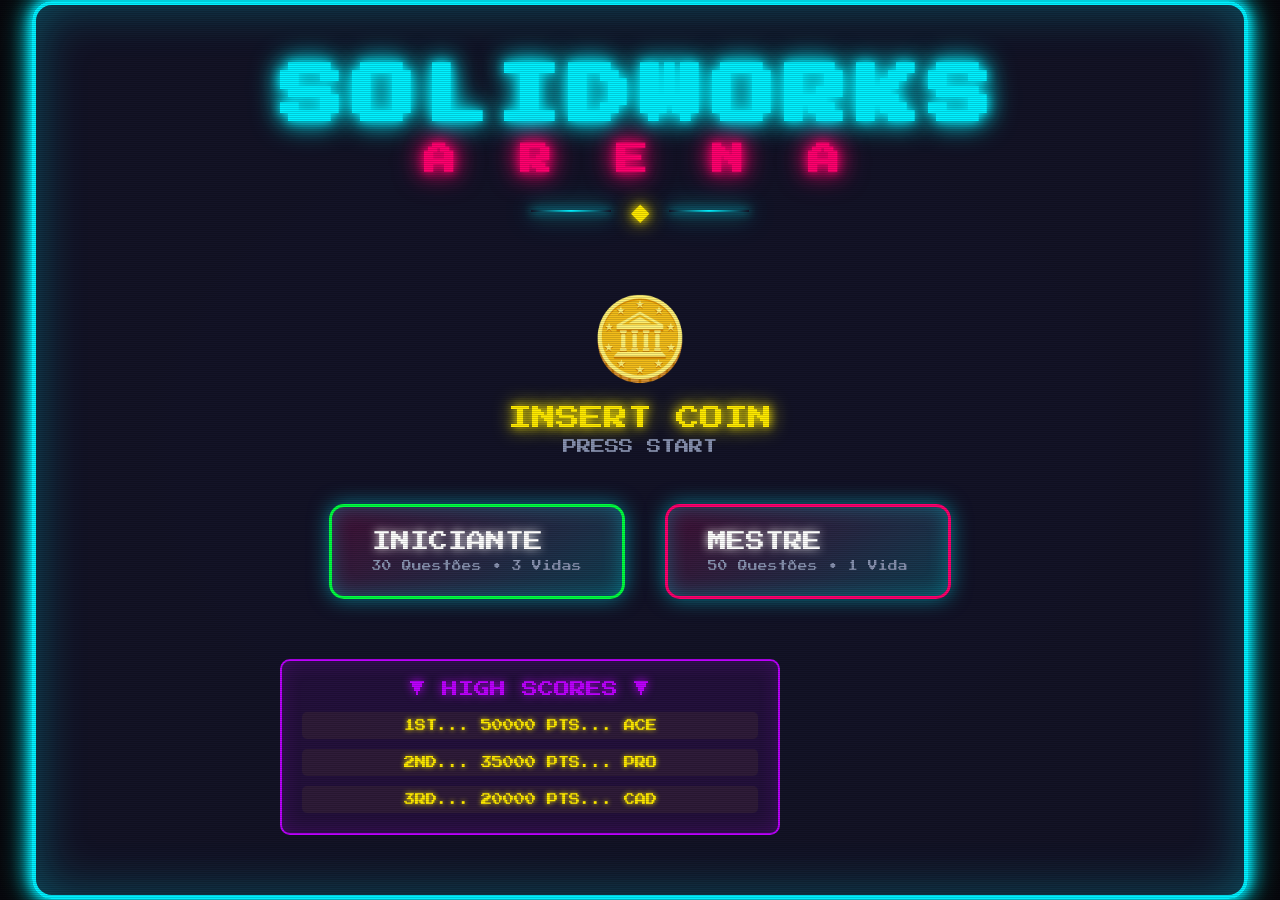
<file: index.html>
<!DOCTYPE html>
<html lang="pt-BR">
<head>
    <meta charset="UTF-8">
    <meta name="viewport" content="width=device-width, initial-scale=1.0">
    <title>SOLIDWORKS ARENA - Arcade Challenge</title>
    <link rel="stylesheet" href="css/arcade.css">
    <link rel="preconnect" href="https://fonts.googleapis.com">
    <link rel="preconnect" href="https://fonts.gstatic.com" crossorigin>
    <link href="https://fonts.googleapis.com/css2?family=Press+Start+2P&display=swap" rel="stylesheet">
</head>
<body>
    <!-- Scanlines Effect -->
    <div class="scanlines"></div>

    <!-- CRT Screen Container -->
    <div class="crt-container">

        <!-- ==================== TELA 1: INSERT COIN ==================== -->
        <div id="screen-insert-coin" class="screen active">
            <div class="arcade-cabinet">
                <div class="cabinet-top"></div>
                <div class="cabinet-screen">
                    <div class="screen-glow"></div>

                    <div class="title-area">
                        <h1 class="neon-title glitch" data-text="SOLIDWORKS">SOLIDWORKS</h1>
                        <h2 class="neon-subtitle">A R E N A</h2>
                        <div class="title-decoration">
                            <span class="deco-line"></span>
                            <span class="deco-diamond">◆</span>
                            <span class="deco-line"></span>
                        </div>
                    </div>

                    <div class="insert-coin-animation">
                        <div class="coin">🪙</div>
                        <p class="blink-text">INSERT COIN</p>
                        <p class="press-start">PRESS START</p>
                    </div>

                    <div class="game-modes">
                        <button class="arcade-button mode-easy" data-mode="easy">
                            <span class="button-label">INICIANTE</span>
                            <span class="button-subtitle">30 Questões • 3 Vidas</span>
                        </button>
                        <button class="arcade-button mode-hard" data-mode="hard">
                            <span class="button-label">MESTRE</span>
                            <span class="button-subtitle">50 Questões • 1 Vida</span>
                        </button>
                    </div>

                    <div class="high-scores-preview">
                        <p class="high-score-title">▼ HIGH SCORES ▼</p>
                        <div id="top-scores" class="scores-list">
                            <div class="score-entry">1ST... 50000 PTS... ACE</div>
                            <div class="score-entry">2ND... 35000 PTS... PRO</div>
                            <div class="score-entry">3RD... 20000 PTS... CAD</div>
                        </div>
                    </div>
                </div>
                <div class="cabinet-bottom"></div>
            </div>
        </div>

        <!-- ==================== TELA 2: GAMEPLAY ==================== -->
        <div id="screen-gameplay" class="screen">
            <!-- HUD Superior -->
            <div class="hud-top">
                <div class="hud-left">
                    <div class="stat-box">
                        <span class="stat-label">SCORE</span>
                        <span id="score-display" class="stat-value neon-text">000000</span>
                    </div>
                    <div class="stat-box">
                        <span class="stat-label">LEVEL</span>
                        <span id="level-display" class="stat-value">01</span>
                    </div>
                </div>

                <div class="hud-center">
                    <div id="lives-display" class="lives-container">
                        <span class="life-icon">♥</span>
                        <span class="life-icon">♥</span>
                        <span class="life-icon">♥</span>
                    </div>
                </div>

                <div class="hud-right">
                    <div class="stat-box">
                        <span class="stat-label">COMBO</span>
                        <span id="combo-display" class="stat-value combo-text">x1</span>
                    </div>
                    <div class="stat-box">
                        <span class="stat-label">TIME</span>
                        <span id="timer-display" class="stat-value timer-text">15</span>
                    </div>
                </div>
            </div>

            <!-- Progress Bar -->
            <div class="progress-container">
                <div id="progress-bar" class="progress-fill"></div>
                <span id="progress-text" class="progress-label">QUESTÃO 1/30</span>
            </div>

            <!-- Timer Bar (Countdown visual) -->
            <div class="timer-bar-container">
                <div id="timer-bar" class="timer-bar-fill"></div>
            </div>

            <!-- Área da Questão -->
            <div class="question-arena">
                <div class="category-badge">
                    <span id="category-display">MODELAGEM 3D</span>
                </div>

                <div class="question-box">
                    <p id="question-text" class="question-text">
                        Carregando questão...
                    </p>
                </div>

                <div id="options-container" class="options-grid">
                    <!-- Opções serão inseridas dinamicamente -->
                </div>
            </div>

            <!-- Particle Effects Container -->
            <div id="particles-container" class="particles"></div>

            <!-- Score Popup -->
            <div id="score-popup" class="score-popup"></div>
        </div>

        <!-- ==================== TELA 3: GAME OVER ==================== -->
        <div id="screen-gameover" class="screen">
            <div class="gameover-container">
                <div id="gameover-status" class="gameover-title">
                    <span class="glitch" data-text="GAME OVER">GAME OVER</span>
                </div>

                <div class="final-stats">
                    <div class="stat-display">
                        <div class="stat-icon">🏆</div>
                        <div class="stat-info">
                            <span class="stat-name">PONTUAÇÃO FINAL</span>
                            <span id="final-score" class="stat-number neon-text">000000</span>
                        </div>
                    </div>

                    <div class="stat-display">
                        <div class="stat-icon">✅</div>
                        <div class="stat-info">
                            <span class="stat-name">ACERTOS</span>
                            <span id="final-correct" class="stat-number">00</span>
                        </div>
                    </div>

                    <div class="stat-display">
                        <div class="stat-icon">❌</div>
                        <div class="stat-info">
                            <span class="stat-name">ERROS</span>
                            <span id="final-wrong" class="stat-number">00</span>
                        </div>
                    </div>

                    <div class="stat-display">
                        <div class="stat-icon">🔥</div>
                        <div class="stat-info">
                            <span class="stat-name">MAIOR COMBO</span>
                            <span id="final-combo" class="stat-number">x00</span>
                        </div>
                    </div>

                    <div class="stat-display">
                        <div class="stat-icon">📊</div>
                        <div class="stat-info">
                            <span class="stat-name">APROVEITAMENTO</span>
                            <span id="final-grade" class="stat-number">0.0</span>
                        </div>
                    </div>
                </div>

                <div id="achievement-message" class="achievement-box">
                    <p class="achievement-text">🌟 EXPERT SOLIDWORKS 🌟</p>
                </div>

                <!-- Ranking -->
                <div class="ranking-container">
                    <h3 class="ranking-title">═══ HALL OF FAME ═══</h3>
                    <div id="ranking-list" class="ranking-list">
                        <!-- Será preenchido dinamicamente -->
                    </div>
                </div>

                <div class="gameover-actions">
                    <button id="btn-play-again" class="arcade-button btn-continue">
                        <span class="button-label">▶ CONTINUE</span>
                        <span class="button-subtitle">Jogar Novamente</span>
                    </button>
                    <button id="btn-menu" class="arcade-button btn-menu">
                        <span class="button-label">◀ MENU</span>
                        <span class="button-subtitle">Voltar ao Início</span>
                    </button>
                </div>

                <p class="continue-countdown blink-text">
                    <span id="continue-timer">Continue em 10s...</span>
                </p>
            </div>
        </div>

    </div>

    <!-- Audio Elements (visual feedback) -->
    <div class="audio-visualizer" id="audio-viz"></div>

    <!-- Scripts -->
    <script src="js/arcade.js"></script>
</body>
</html>
</file>
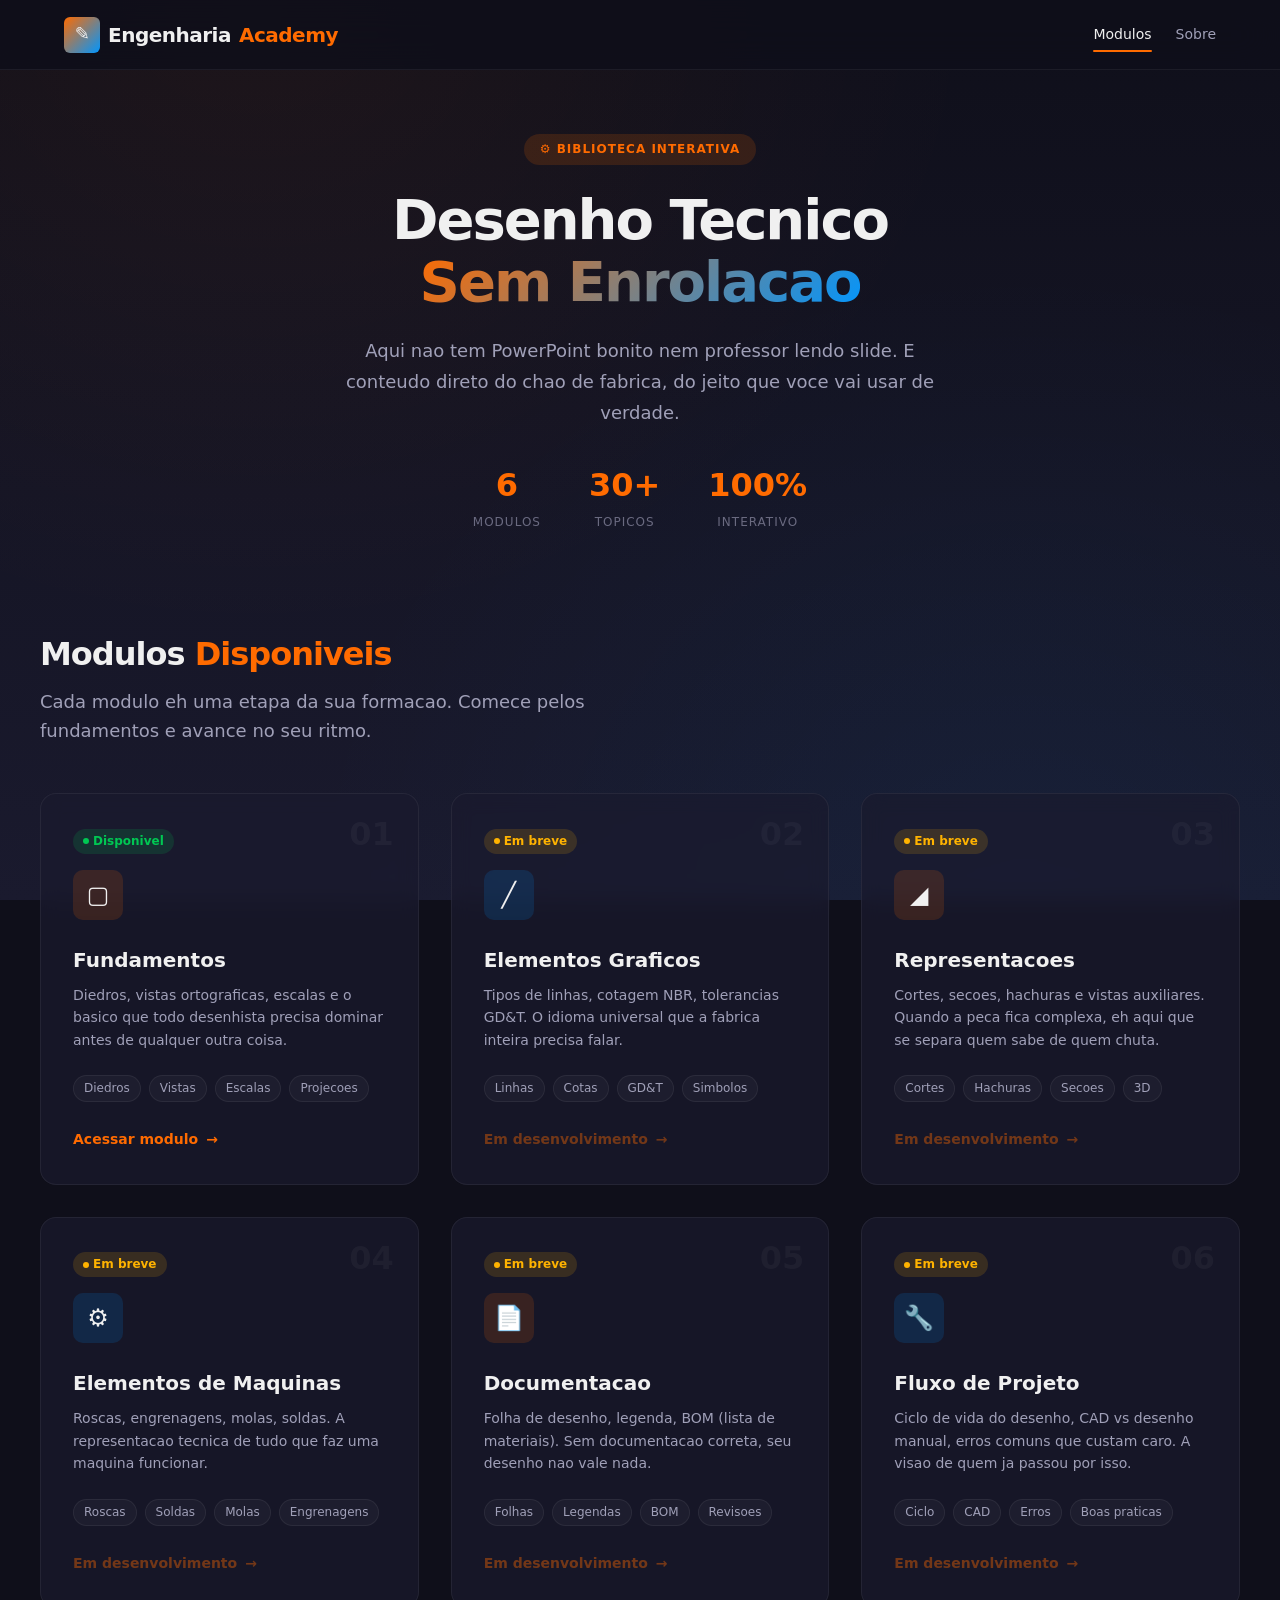
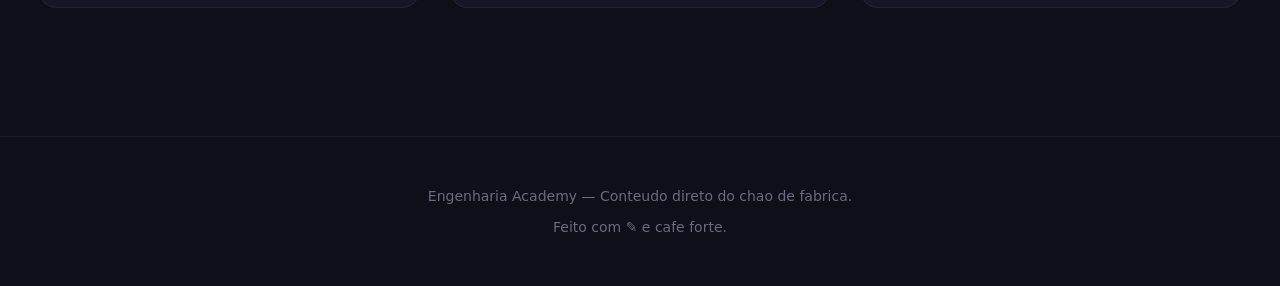
<file: biblioteca-desenho-tecnico/index.html>
<!DOCTYPE html>
<html lang="pt-BR">
<head>
  <meta charset="UTF-8">
  <meta name="viewport" content="width=device-width, initial-scale=1.0">
  <title>Engenharia Academy — Biblioteca de Desenho Técnico</title>
  <link rel="stylesheet" href="css/global.css">
  <style>
    /* --- Hero --- */
    .hero {
      padding: var(--space-3xl) 0 var(--space-2xl);
      text-align: center;
    }

    .hero-badge {
      display: inline-flex;
      align-items: center;
      gap: var(--space-sm);
      background: var(--accent-primary-soft);
      color: var(--accent-primary);
      padding: 6px 16px;
      border-radius: 20px;
      font-size: var(--fs-xs);
      font-weight: 700;
      text-transform: uppercase;
      letter-spacing: 1px;
      margin-bottom: var(--space-lg);
    }

    .hero h1 {
      font-size: var(--fs-hero);
      font-weight: 900;
      letter-spacing: -2px;
      line-height: 1.1;
      margin-bottom: var(--space-lg);
    }

    .hero h1 .highlight {
      background: linear-gradient(135deg, var(--accent-primary), var(--accent-secondary));
      -webkit-background-clip: text;
      -webkit-text-fill-color: transparent;
      background-clip: text;
    }

    .hero-sub {
      color: var(--text-secondary);
      font-size: var(--fs-lg);
      max-width: 620px;
      margin: 0 auto var(--space-xl);
      line-height: 1.7;
    }

    .hero-stats {
      display: flex;
      justify-content: center;
      gap: var(--space-2xl);
      margin-top: var(--space-xl);
      flex-wrap: wrap;
    }

    .stat {
      text-align: center;
    }

    .stat-number {
      font-size: var(--fs-3xl);
      font-weight: 900;
      color: var(--accent-primary);
    }

    .stat-label {
      font-size: var(--fs-xs);
      color: var(--text-muted);
      text-transform: uppercase;
      letter-spacing: 1px;
      margin-top: 2px;
    }

    /* --- Modules Grid --- */
    .modules-section {
      padding: var(--space-2xl) 0 var(--space-3xl);
    }

    .modules-grid {
      display: grid;
      grid-template-columns: repeat(auto-fill, minmax(340px, 1fr));
      gap: var(--space-xl);
    }

    .module-card {
      position: relative;
      overflow: hidden;
    }

    .module-card .card-number {
      position: absolute;
      top: var(--space-lg);
      right: var(--space-lg);
      font-size: var(--fs-3xl);
      font-weight: 900;
      color: rgba(255, 255, 255, 0.04);
      line-height: 1;
    }

    .module-icon {
      width: 50px;
      height: 50px;
      border-radius: var(--radius-md);
      display: flex;
      align-items: center;
      justify-content: center;
      font-size: var(--fs-2xl);
      margin-bottom: var(--space-lg);
    }

    .icon-orange { background: var(--accent-primary-soft); }
    .icon-blue { background: var(--accent-secondary-soft); }

    .module-card h3 {
      font-size: var(--fs-xl);
      font-weight: 700;
      margin-bottom: var(--space-sm);
    }

    .module-card p {
      color: var(--text-secondary);
      font-size: var(--fs-sm);
      line-height: 1.6;
      margin-bottom: var(--space-lg);
    }

    .module-topics {
      display: flex;
      flex-wrap: wrap;
      gap: var(--space-sm);
      margin-bottom: var(--space-lg);
    }

    .module-topics .topic-tag {
      background: var(--bg-glass);
      border: 1px solid var(--border-subtle);
      color: var(--text-secondary);
      padding: 3px 10px;
      border-radius: 20px;
      font-size: var(--fs-xs);
    }

    .module-link {
      display: inline-flex;
      align-items: center;
      gap: var(--space-sm);
      color: var(--accent-primary);
      font-size: var(--fs-sm);
      font-weight: 600;
      transition: gap var(--transition-fast);
    }

    .module-link:hover {
      gap: var(--space-md);
    }

    .module-link .arrow {
      transition: transform var(--transition-fast);
    }

    .module-link:hover .arrow {
      transform: translateX(3px);
    }

    /* Module status badges */
    .status-badge {
      display: inline-flex;
      align-items: center;
      gap: 4px;
      padding: 3px 10px;
      border-radius: 20px;
      font-size: var(--fs-xs);
      font-weight: 600;
      margin-bottom: var(--space-md);
    }

    .status-available {
      background: var(--success-soft);
      color: var(--success);
    }

    .status-coming {
      background: var(--warning-soft);
      color: var(--warning);
    }

    .status-dot {
      width: 6px;
      height: 6px;
      border-radius: var(--radius-full);
      animation: pulse 2s infinite;
    }

    .status-available .status-dot { background: var(--success); }
    .status-coming .status-dot { background: var(--warning); }

    @media (max-width: 768px) {
      .modules-grid {
        grid-template-columns: 1fr;
      }

      .hero-stats {
        gap: var(--space-lg);
      }
    }
  </style>
</head>
<body>

  <!-- Header -->
  <header class="site-header">
    <div class="container">
      <a href="index.html" class="logo">
        <div class="logo-icon">&#9998;</div>
        Engenharia<span>Academy</span>
      </a>
      <nav class="main-nav">
        <a href="#modulos" class="active">Modulos</a>
        <a href="#sobre">Sobre</a>
      </nav>
    </div>
  </header>

  <main>
    <!-- Hero -->
    <section class="hero container animate-fade-in-up">
      <div class="hero-badge">&#9881; Biblioteca Interativa</div>
      <h1>
        Desenho Tecnico<br>
        <span class="highlight">Sem Enrolacao</span>
      </h1>
      <p class="hero-sub">
        Aqui nao tem PowerPoint bonito nem professor lendo slide.
        E conteudo direto do chao de fabrica, do jeito que voce vai usar de verdade.
      </p>
      <div class="hero-stats">
        <div class="stat">
          <div class="stat-number">6</div>
          <div class="stat-label">Modulos</div>
        </div>
        <div class="stat">
          <div class="stat-number">30+</div>
          <div class="stat-label">Topicos</div>
        </div>
        <div class="stat">
          <div class="stat-number">100%</div>
          <div class="stat-label">Interativo</div>
        </div>
      </div>
    </section>

    <!-- Modules -->
    <section id="modulos" class="modules-section container">
      <div class="section-title animate-fade-in-up">
        <h2>Modulos <span>Disponiveis</span></h2>
        <p>Cada modulo eh uma etapa da sua formacao. Comece pelos fundamentos e avance no seu ritmo.</p>
      </div>

      <div class="modules-grid">

        <!-- Module 1 -->
        <div class="card module-card animate-fade-in-up delay-1">
          <div class="card-number">01</div>
          <div class="status-badge status-available">
            <span class="status-dot"></span> Disponivel
          </div>
          <div class="module-icon icon-orange">&#9634;</div>
          <h3>Fundamentos</h3>
          <p>Diedros, vistas ortograficas, escalas e o basico que todo desenhista precisa dominar antes de qualquer outra coisa.</p>
          <div class="module-topics">
            <span class="topic-tag">Diedros</span>
            <span class="topic-tag">Vistas</span>
            <span class="topic-tag">Escalas</span>
            <span class="topic-tag">Projecoes</span>
          </div>
          <a href="modulos/fundamentos/vistas-ortograficas.html" class="module-link">
            Acessar modulo <span class="arrow">&rarr;</span>
          </a>
        </div>

        <!-- Module 2 -->
        <div class="card module-card animate-fade-in-up delay-2">
          <div class="card-number">02</div>
          <div class="status-badge status-coming">
            <span class="status-dot"></span> Em breve
          </div>
          <div class="module-icon icon-blue">&#9585;</div>
          <h3>Elementos Graficos</h3>
          <p>Tipos de linhas, cotagem NBR, tolerancias GD&amp;T. O idioma universal que a fabrica inteira precisa falar.</p>
          <div class="module-topics">
            <span class="topic-tag">Linhas</span>
            <span class="topic-tag">Cotas</span>
            <span class="topic-tag">GD&amp;T</span>
            <span class="topic-tag">Simbolos</span>
          </div>
          <span class="module-link" style="opacity:0.4;cursor:default;">
            Em desenvolvimento <span class="arrow">&rarr;</span>
          </span>
        </div>

        <!-- Module 3 -->
        <div class="card module-card animate-fade-in-up delay-3">
          <div class="card-number">03</div>
          <div class="status-badge status-coming">
            <span class="status-dot"></span> Em breve
          </div>
          <div class="module-icon icon-orange">&#9698;</div>
          <h3>Representacoes</h3>
          <p>Cortes, secoes, hachuras e vistas auxiliares. Quando a peca fica complexa, eh aqui que se separa quem sabe de quem chuta.</p>
          <div class="module-topics">
            <span class="topic-tag">Cortes</span>
            <span class="topic-tag">Hachuras</span>
            <span class="topic-tag">Secoes</span>
            <span class="topic-tag">3D</span>
          </div>
          <span class="module-link" style="opacity:0.4;cursor:default;">
            Em desenvolvimento <span class="arrow">&rarr;</span>
          </span>
        </div>

        <!-- Module 4 -->
        <div class="card module-card animate-fade-in-up delay-4">
          <div class="card-number">04</div>
          <div class="status-badge status-coming">
            <span class="status-dot"></span> Em breve
          </div>
          <div class="module-icon icon-blue">&#9881;</div>
          <h3>Elementos de Maquinas</h3>
          <p>Roscas, engrenagens, molas, soldas. A representacao tecnica de tudo que faz uma maquina funcionar.</p>
          <div class="module-topics">
            <span class="topic-tag">Roscas</span>
            <span class="topic-tag">Soldas</span>
            <span class="topic-tag">Molas</span>
            <span class="topic-tag">Engrenagens</span>
          </div>
          <span class="module-link" style="opacity:0.4;cursor:default;">
            Em desenvolvimento <span class="arrow">&rarr;</span>
          </span>
        </div>

        <!-- Module 5 -->
        <div class="card module-card animate-fade-in-up delay-5">
          <div class="card-number">05</div>
          <div class="status-badge status-coming">
            <span class="status-dot"></span> Em breve
          </div>
          <div class="module-icon icon-orange">&#128196;</div>
          <h3>Documentacao</h3>
          <p>Folha de desenho, legenda, BOM (lista de materiais). Sem documentacao correta, seu desenho nao vale nada.</p>
          <div class="module-topics">
            <span class="topic-tag">Folhas</span>
            <span class="topic-tag">Legendas</span>
            <span class="topic-tag">BOM</span>
            <span class="topic-tag">Revisoes</span>
          </div>
          <span class="module-link" style="opacity:0.4;cursor:default;">
            Em desenvolvimento <span class="arrow">&rarr;</span>
          </span>
        </div>

        <!-- Module 6 -->
        <div class="card module-card animate-fade-in-up delay-6">
          <div class="card-number">06</div>
          <div class="status-badge status-coming">
            <span class="status-dot"></span> Em breve
          </div>
          <div class="module-icon icon-blue">&#128295;</div>
          <h3>Fluxo de Projeto</h3>
          <p>Ciclo de vida do desenho, CAD vs desenho manual, erros comuns que custam caro. A visao de quem ja passou por isso.</p>
          <div class="module-topics">
            <span class="topic-tag">Ciclo</span>
            <span class="topic-tag">CAD</span>
            <span class="topic-tag">Erros</span>
            <span class="topic-tag">Boas praticas</span>
          </div>
          <span class="module-link" style="opacity:0.4;cursor:default;">
            Em desenvolvimento <span class="arrow">&rarr;</span>
          </span>
        </div>

      </div>
    </section>
  </main>

  <!-- Footer -->
  <footer class="site-footer">
    <div class="container">
      <p>Engenharia Academy &mdash; Conteudo direto do chao de fabrica.</p>
      <p style="margin-top:var(--space-sm)">Feito com &#9998; e cafe forte.</p>
    </div>
  </footer>

  <!-- Scroll animation observer -->
  <script>
    document.addEventListener('DOMContentLoaded', () => {
      const observer = new IntersectionObserver((entries) => {
        entries.forEach(entry => {
          if (entry.isIntersecting) {
            entry.target.style.animationPlayState = 'running';
            observer.unobserve(entry.target);
          }
        });
      }, { threshold: 0.1 });

      document.querySelectorAll('.animate-fade-in-up').forEach(el => {
        el.style.animationPlayState = 'paused';
        observer.observe(el);
      });
    });
  </script>

</body>
</html>
</file>
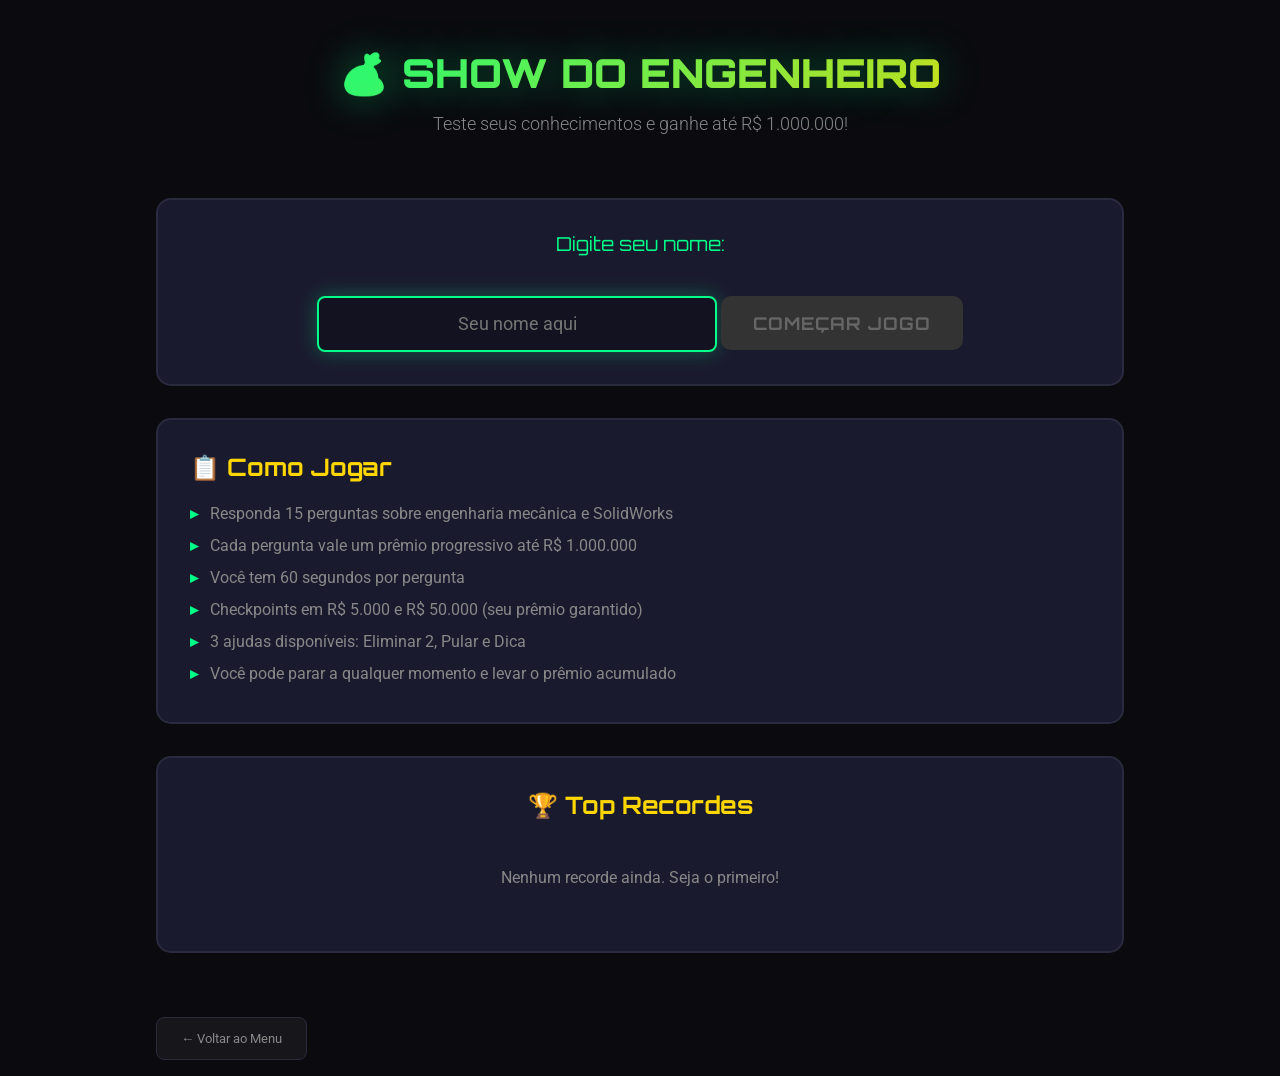
<file: games/show-do-engenheiro/index.html>
<!DOCTYPE html>
<html lang="pt-BR">
<head>
    <meta charset="UTF-8">
    <meta name="viewport" content="width=device-width, initial-scale=1.0">
    <title>Show do Engenheiro - Engenharia Arcade</title>
    <link rel="preconnect" href="https://fonts.googleapis.com">
    <link rel="preconnect" href="https://fonts.gstatic.com" crossorigin>
    <link href="https://fonts.googleapis.com/css2?family=Orbitron:wght@400;700;900&family=Roboto:wght@300;400;500;700&display=swap" rel="stylesheet">
    <link rel="stylesheet" href="style.css">
</head>
<body>
    <!-- Container Principal -->
    <div id="game-container">

        <!-- TELA INICIAL -->
        <div id="start-screen" class="screen active">
            <div class="logo-container">
                <h1 class="game-logo">💰 SHOW DO ENGENHEIRO</h1>
                <p class="game-tagline">Teste seus conhecimentos e ganhe até R$ 1.000.000!</p>
            </div>

            <div class="player-input-section">
                <label for="player-name">Digite seu nome:</label>
                <input type="text" id="player-name" maxlength="20" placeholder="Seu nome aqui">
                <button id="start-button" class="btn btn-primary" disabled>COMEÇAR JOGO</button>
            </div>

            <div class="rules-section">
                <h3>📋 Como Jogar</h3>
                <ul class="rules-list">
                    <li>Responda 15 perguntas sobre engenharia mecânica e SolidWorks</li>
                    <li>Cada pergunta vale um prêmio progressivo até R$ 1.000.000</li>
                    <li>Você tem 60 segundos por pergunta</li>
                    <li>Checkpoints em R$ 5.000 e R$ 50.000 (seu prêmio garantido)</li>
                    <li>3 ajudas disponíveis: Eliminar 2, Pular e Dica</li>
                    <li>Você pode parar a qualquer momento e levar o prêmio acumulado</li>
                </ul>
            </div>

            <div class="records-section">
                <h3>🏆 Top Recordes</h3>
                <div id="records-list" class="records-list">
                    <p class="no-records">Nenhum recorde ainda. Seja o primeiro!</p>
                </div>
            </div>

            <button class="btn-back" onclick="window.location.href='../../index.html'">← Voltar ao Menu</button>
        </div>

        <!-- TELA DE JOGO -->
        <div id="game-screen" class="screen">
            <!-- Cabeçalho do jogo -->
            <div class="game-header">
                <div class="player-info">
                    <span class="player-label">Jogador:</span>
                    <span id="current-player" class="player-name"></span>
                </div>
                <div class="question-counter">
                    Pergunta <span id="current-question-num">1</span> de 15
                </div>
                <div class="current-prize">
                    <span class="prize-label">Prêmio Atual:</span>
                    <span id="current-prize-value" class="prize-value">R$ 0</span>
                </div>
            </div>

            <!-- Timer -->
            <div class="timer-container">
                <div class="timer-label">Tempo Restante</div>
                <div class="timer-display">
                    <span id="timer-seconds">60</span>s
                </div>
                <div class="timer-bar-container">
                    <div id="timer-bar" class="timer-bar"></div>
                </div>
            </div>

            <!-- Pergunta -->
            <div class="question-container">
                <div class="question-prize">
                    <span id="question-prize">R$ 1.000</span>
                </div>
                <div class="question-text">
                    <p id="question-display"></p>
                </div>
            </div>

            <!-- Alternativas -->
            <div class="alternatives-container">
                <button class="alternative-btn" data-index="0">
                    <span class="alt-letter">A</span>
                    <span class="alt-text"></span>
                </button>
                <button class="alternative-btn" data-index="1">
                    <span class="alt-letter">B</span>
                    <span class="alt-text"></span>
                </button>
                <button class="alternative-btn" data-index="2">
                    <span class="alt-letter">C</span>
                    <span class="alt-text"></span>
                </button>
                <button class="alternative-btn" data-index="3">
                    <span class="alt-letter">D</span>
                    <span class="alt-text"></span>
                </button>
                <button class="alternative-btn" data-index="4">
                    <span class="alt-letter">E</span>
                    <span class="alt-text"></span>
                </button>
            </div>

            <!-- Ajudas e Ações -->
            <div class="actions-container">
                <div class="helps-container">
                    <button id="help-eliminate" class="help-btn" title="Elimina 2 alternativas erradas">
                        <span class="help-icon">❌</span>
                        <span class="help-text">Eliminar 2</span>
                    </button>
                    <button id="help-skip" class="help-btn" title="Pula para próxima pergunta">
                        <span class="help-icon">⏭️</span>
                        <span class="help-text">Pular</span>
                    </button>
                    <button id="help-hint" class="help-btn" title="Mostra uma dica">
                        <span class="help-icon">💡</span>
                        <span class="help-text">Dica</span>
                    </button>
                </div>
                <button id="stop-button" class="btn btn-stop">PARAR E LEVAR O PRÊMIO</button>
            </div>

            <!-- Área de Dica -->
            <div id="hint-display" class="hint-display hidden">
                <strong>💡 Dica:</strong> <span id="hint-text"></span>
            </div>
        </div>

        <!-- TELA FINAL -->
        <div id="end-screen" class="screen">
            <div class="end-container">
                <div id="result-icon" class="result-icon">🎉</div>
                <h2 id="result-title" class="result-title">Parabéns!</h2>

                <div class="final-info">
                    <p class="final-player">
                        <strong id="final-player-name"></strong>
                    </p>
                    <p class="final-prize">
                        Prêmio conquistado:<br>
                        <span id="final-prize-value" class="final-prize-value">R$ 0</span>
                    </p>
                    <p class="final-stats">
                        Você acertou <strong id="final-correct-answers">0</strong> de 15 perguntas
                    </p>
                </div>

                <div id="new-record-badge" class="new-record-badge hidden">
                    ⭐ NOVO RECORDE! ⭐
                </div>

                <div class="end-actions">
                    <button id="play-again-button" class="btn btn-primary">🎮 JOGAR NOVAMENTE</button>
                    <button class="btn btn-secondary" onclick="window.location.href='../../index.html'">← VOLTAR AO MENU</button>
                </div>
            </div>
        </div>

    </div>

    <!-- Scripts -->
    <script src="questions.js"></script>
    <script src="script.js"></script>
</body>
</html>
</file>
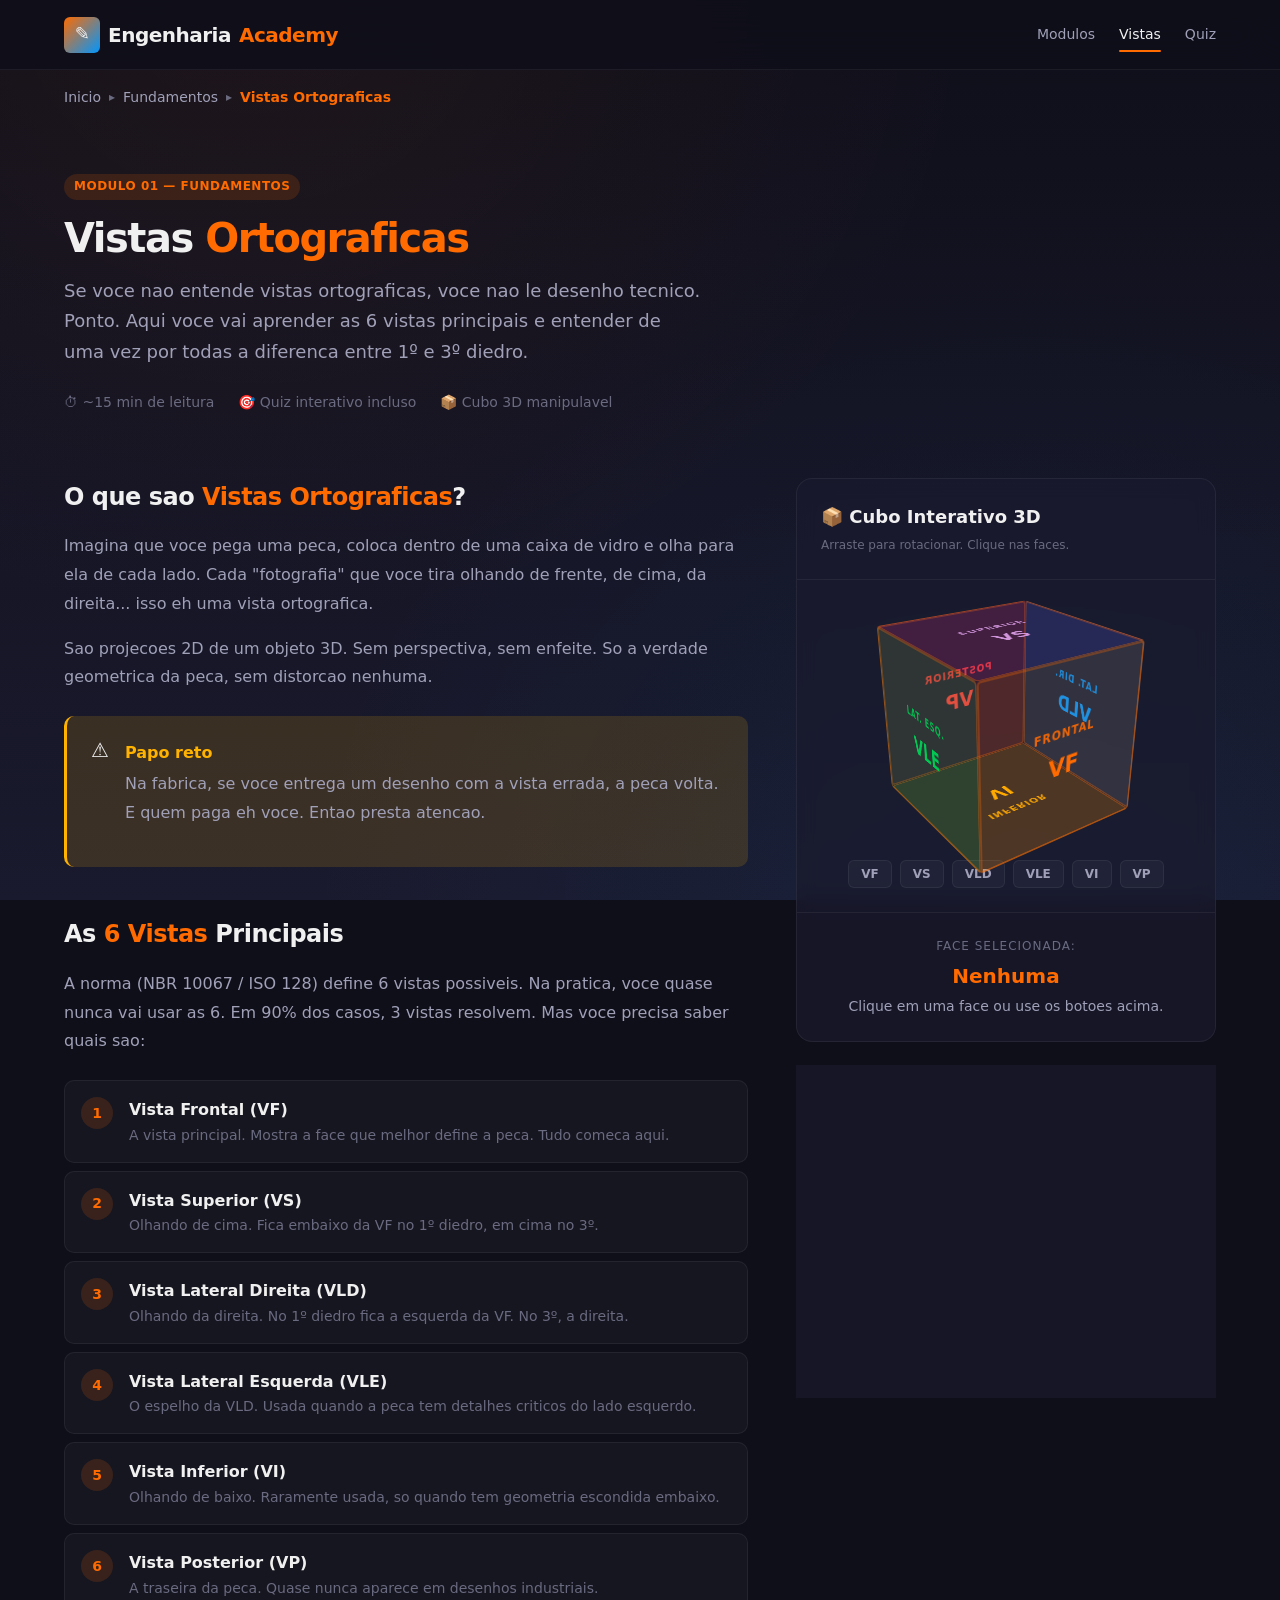
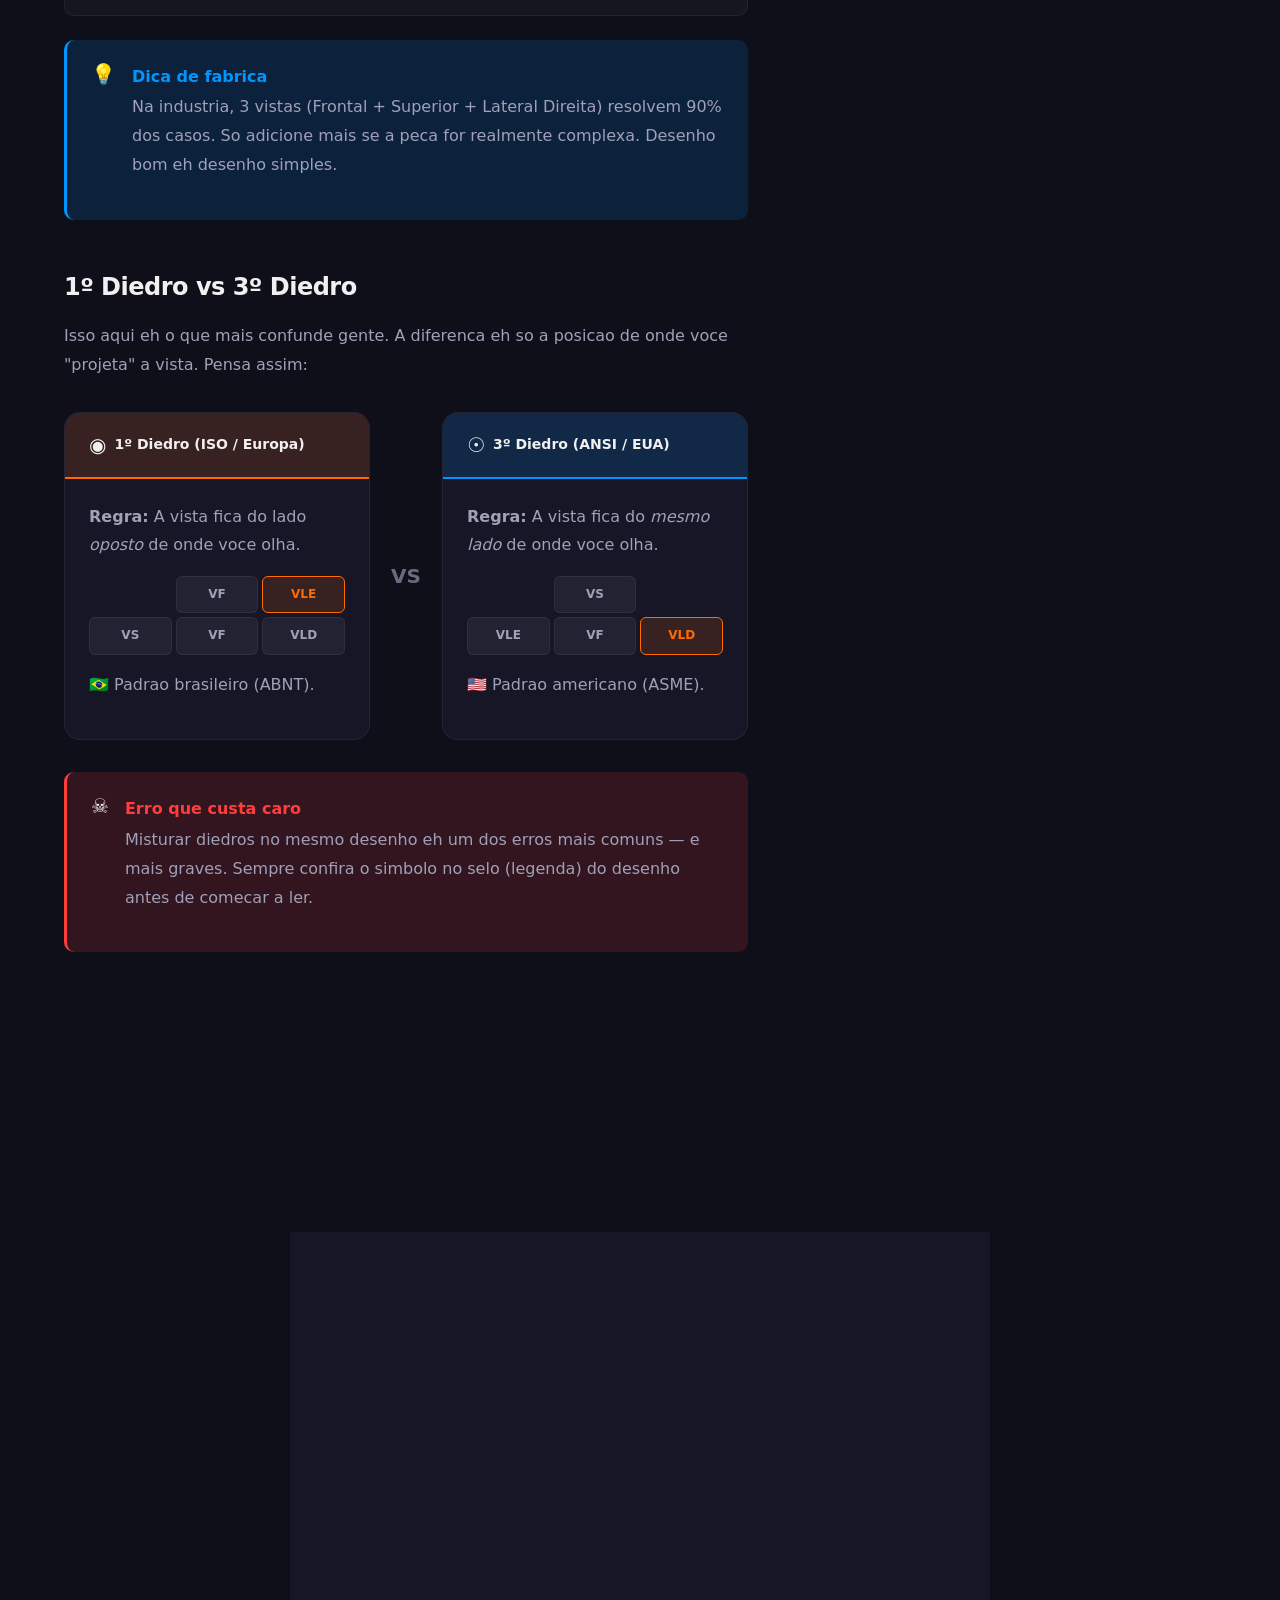
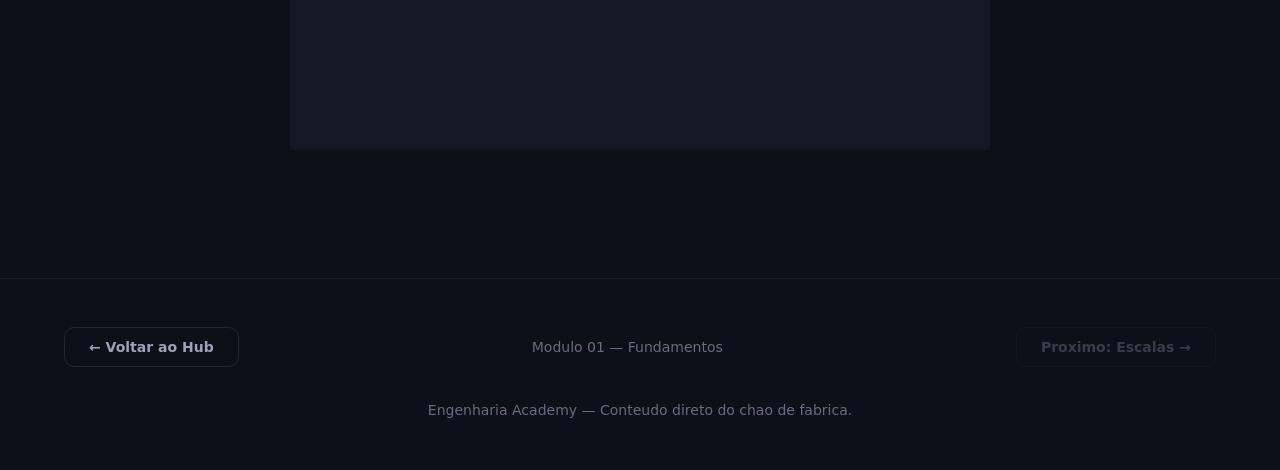
<file: biblioteca-desenho-tecnico/modulos/fundamentos/vistas-ortograficas.html>
<!DOCTYPE html>
<html lang="pt-BR">
<head>
  <meta charset="UTF-8">
  <meta name="viewport" content="width=device-width, initial-scale=1.0">
  <title>Vistas Ortograficas — Engenharia Academy</title>
  <link rel="stylesheet" href="../../css/global.css">
  <link rel="stylesheet" href="../../css/vistas-ortograficas.css">
</head>
<body>

  <!-- Header -->
  <header class="site-header">
    <div class="container">
      <a href="../../index.html" class="logo">
        <div class="logo-icon">&#9998;</div>
        Engenharia<span>Academy</span>
      </a>
      <nav class="main-nav">
        <a href="../../index.html">Modulos</a>
        <a href="#conteudo" class="active">Vistas</a>
        <a href="#quiz-section">Quiz</a>
      </nav>
    </div>
  </header>

  <main class="container">

    <!-- Breadcrumbs -->
    <nav class="breadcrumbs animate-fade-in">
      <a href="../../index.html">Inicio</a>
      <span class="separator">&#9656;</span>
      <a href="../../index.html#modulos">Fundamentos</a>
      <span class="separator">&#9656;</span>
      <span class="current">Vistas Ortograficas</span>
    </nav>

    <!-- Page Hero -->
    <section class="page-hero animate-fade-in-up">
      <div class="hero-left">
        <span class="tag tag-orange">Modulo 01 &mdash; Fundamentos</span>
        <h1>Vistas <span>Ortograficas</span></h1>
        <p class="hero-desc">
          Se voce nao entende vistas ortograficas, voce nao le desenho tecnico. Ponto.
          Aqui voce vai aprender as 6 vistas principais e entender de uma vez por todas
          a diferenca entre 1&ordm; e 3&ordm; diedro.
        </p>
        <div class="hero-meta">
          <span class="meta-item">&#9201; ~15 min de leitura</span>
          <span class="meta-item">&#127919; Quiz interativo incluso</span>
          <span class="meta-item">&#128230; Cubo 3D manipulavel</span>
        </div>
      </div>
    </section>

    <!-- Content Section -->
    <section id="conteudo" class="content-grid">

      <!-- Left: Theory -->
      <article class="theory-column">

        <div class="content-block animate-fade-in-up delay-1">
          <h2>O que sao <span>Vistas Ortograficas</span>?</h2>
          <p>
            Imagina que voce pega uma peca, coloca dentro de uma caixa de vidro e olha
            para ela de cada lado. Cada "fotografia" que voce tira olhando de frente, de
            cima, da direita... isso eh uma vista ortografica.
          </p>
          <p>
            Sao projecoes 2D de um objeto 3D. Sem perspectiva, sem enfeite. So a
            verdade geometrica da peca, sem distorcao nenhuma.
          </p>

          <div class="callout callout-warning">
            <span class="callout-icon">&#9888;</span>
            <div class="callout-content">
              <h4>Papo reto</h4>
              <p>
                Na fabrica, se voce entrega um desenho com a vista errada, a peca volta.
                E quem paga eh voce. Entao presta atencao.
              </p>
            </div>
          </div>
        </div>

        <div class="content-block animate-fade-in-up delay-2">
          <h2>As <span>6 Vistas</span> Principais</h2>
          <p>
            A norma (NBR 10067 / ISO 128) define 6 vistas possiveis. Na pratica,
            voce quase nunca vai usar as 6. Em 90% dos casos, 3 vistas resolvem.
            Mas voce precisa saber quais sao:
          </p>

          <div class="views-list">
            <div class="view-item" data-face="front">
              <div class="view-number">1</div>
              <div class="view-info">
                <h4>Vista Frontal (VF)</h4>
                <p>A vista principal. Mostra a face que melhor define a peca. Tudo comeca aqui.</p>
              </div>
            </div>
            <div class="view-item" data-face="top">
              <div class="view-number">2</div>
              <div class="view-info">
                <h4>Vista Superior (VS)</h4>
                <p>Olhando de cima. Fica embaixo da VF no 1&ordm; diedro, em cima no 3&ordm;.</p>
              </div>
            </div>
            <div class="view-item" data-face="right">
              <div class="view-number">3</div>
              <div class="view-info">
                <h4>Vista Lateral Direita (VLD)</h4>
                <p>Olhando da direita. No 1&ordm; diedro fica a esquerda da VF. No 3&ordm;, a direita.</p>
              </div>
            </div>
            <div class="view-item" data-face="left">
              <div class="view-number">4</div>
              <div class="view-info">
                <h4>Vista Lateral Esquerda (VLE)</h4>
                <p>O espelho da VLD. Usada quando a peca tem detalhes criticos do lado esquerdo.</p>
              </div>
            </div>
            <div class="view-item" data-face="bottom">
              <div class="view-number">5</div>
              <div class="view-info">
                <h4>Vista Inferior (VI)</h4>
                <p>Olhando de baixo. Raramente usada, so quando tem geometria escondida embaixo.</p>
              </div>
            </div>
            <div class="view-item" data-face="back">
              <div class="view-number">6</div>
              <div class="view-info">
                <h4>Vista Posterior (VP)</h4>
                <p>A traseira da peca. Quase nunca aparece em desenhos industriais.</p>
              </div>
            </div>
          </div>

          <div class="callout callout-info">
            <span class="callout-icon">&#128161;</span>
            <div class="callout-content">
              <h4>Dica de fabrica</h4>
              <p>
                Na industria, 3 vistas (Frontal + Superior + Lateral Direita) resolvem 90% dos
                casos. So adicione mais se a peca for realmente complexa. Desenho bom eh desenho
                simples.
              </p>
            </div>
          </div>
        </div>

        <div class="content-block animate-fade-in-up delay-3">
          <h2>1&ordm; Diedro vs 3&ordm; Diedro</h2>
          <p>
            Isso aqui eh o que mais confunde gente. A diferenca eh so a posicao de onde
            voce "projeta" a vista. Pensa assim:
          </p>

          <div class="diedro-comparison">
            <div class="diedro-card">
              <div class="diedro-header diedro-1">
                <span class="diedro-symbol">&#9673;</span>
                <h3>1&ordm; Diedro (ISO / Europa)</h3>
              </div>
              <div class="diedro-body">
                <p class="diedro-rule">
                  <strong>Regra:</strong> A vista fica do lado <em>oposto</em> de onde voce olha.
                </p>
                <div class="diedro-layout">
                  <div class="dl-empty"></div>
                  <div class="dl-cell">VF</div>
                  <div class="dl-cell highlight-cell">VLE</div>
                  <div class="dl-cell">VS</div>
                  <div class="dl-cell">VF</div>
                  <div class="dl-cell">VLD</div>
                </div>
                <p class="diedro-usage">&#127463;&#127479; Padrao brasileiro (ABNT).</p>
              </div>
            </div>

            <div class="diedro-vs">VS</div>

            <div class="diedro-card">
              <div class="diedro-header diedro-3">
                <span class="diedro-symbol">&#9737;</span>
                <h3>3&ordm; Diedro (ANSI / EUA)</h3>
              </div>
              <div class="diedro-body">
                <p class="diedro-rule">
                  <strong>Regra:</strong> A vista fica do <em>mesmo lado</em> de onde voce olha.
                </p>
                <div class="diedro-layout">
                  <div class="dl-empty"></div>
                  <div class="dl-cell">VS</div>
                  <div class="dl-empty"></div>
                  <div class="dl-cell">VLE</div>
                  <div class="dl-cell">VF</div>
                  <div class="dl-cell highlight-cell">VLD</div>
                </div>
                <p class="diedro-usage">&#127482;&#127480; Padrao americano (ASME).</p>
              </div>
            </div>
          </div>

          <div class="callout callout-danger">
            <span class="callout-icon">&#9760;</span>
            <div class="callout-content">
              <h4>Erro que custa caro</h4>
              <p>
                Misturar diedros no mesmo desenho eh um dos erros mais comuns &mdash; e mais graves.
                Sempre confira o simbolo no selo (legenda) do desenho antes de comecar a ler.
              </p>
            </div>
          </div>
        </div>

      </article>

      <!-- Right: Interactive 3D Cube -->
      <aside class="interactive-column">
        <div class="sticky-interactive">

          <div class="interactive-panel">
            <div class="panel-header">
              <h3>&#128230; Cubo Interativo 3D</h3>
              <p>Arraste para rotacionar. Clique nas faces.</p>
            </div>

            <div class="cube-viewport" id="cubeViewport">
              <div class="cube-scene">
                <div class="cube" id="cube">
                  <div class="cube-face front" data-face="front">
                    <span class="face-label">FRONTAL</span>
                    <span class="face-sublabel">VF</span>
                  </div>
                  <div class="cube-face back" data-face="back">
                    <span class="face-label">POSTERIOR</span>
                    <span class="face-sublabel">VP</span>
                  </div>
                  <div class="cube-face right" data-face="right">
                    <span class="face-label">LAT. DIR.</span>
                    <span class="face-sublabel">VLD</span>
                  </div>
                  <div class="cube-face left" data-face="left">
                    <span class="face-label">LAT. ESQ.</span>
                    <span class="face-sublabel">VLE</span>
                  </div>
                  <div class="cube-face top" data-face="top">
                    <span class="face-label">SUPERIOR</span>
                    <span class="face-sublabel">VS</span>
                  </div>
                  <div class="cube-face bottom" data-face="bottom">
                    <span class="face-label">INFERIOR</span>
                    <span class="face-sublabel">VI</span>
                  </div>
                </div>
              </div>
            </div>

            <!-- Quick rotate buttons -->
            <div class="cube-controls">
              <button class="ctrl-btn" data-rotate="front" title="Vista Frontal">VF</button>
              <button class="ctrl-btn" data-rotate="top" title="Vista Superior">VS</button>
              <button class="ctrl-btn" data-rotate="right" title="Vista Lateral Direita">VLD</button>
              <button class="ctrl-btn" data-rotate="left" title="Vista Lateral Esquerda">VLE</button>
              <button class="ctrl-btn" data-rotate="bottom" title="Vista Inferior">VI</button>
              <button class="ctrl-btn" data-rotate="back" title="Vista Posterior">VP</button>
            </div>

            <!-- Active face indicator -->
            <div class="active-face-display" id="activeFaceDisplay">
              <div class="afd-label">Face selecionada:</div>
              <div class="afd-name" id="activeFaceName">Nenhuma</div>
              <div class="afd-desc" id="activeFaceDesc">Clique em uma face ou use os botoes acima.</div>
            </div>
          </div>

          <!-- 2D Views Panel -->
          <div class="interactive-panel views-2d-panel">
            <div class="panel-header">
              <h3>&#128203; Projecao 2D</h3>
              <p>A vista 2D correspondente a face selecionada.</p>
            </div>

            <div class="views-2d-container" id="views2dContainer">
              <div class="view-2d-placeholder" id="view2dPlaceholder">
                <span class="placeholder-icon">&#8634;</span>
                <p>Selecione uma face do cubo para ver a projecao 2D</p>
              </div>

              <!-- 2D projection display -->
              <div class="view-2d-display hidden" id="view2dDisplay">
                <div class="projection-grid" id="projectionGrid">
                  <!-- SVG projections rendered by JS -->
                </div>
                <div class="projection-info" id="projectionInfo"></div>
              </div>
            </div>
          </div>

        </div>
      </aside>

    </section>

    <!-- Quiz Section -->
    <section id="quiz-section" class="quiz-section animate-fade-in-up">
      <div class="section-title" style="text-align:center;">
        <h2>&#127919; Quiz: Identifique a <span>Vista</span></h2>
        <p style="margin:0 auto;">Teste se voce realmente entendeu. Sem consulta, sem choro.</p>
      </div>

      <div class="quiz-container" id="quizContainer">
        <!-- Quiz progress -->
        <div class="quiz-progress">
          <div class="quiz-progress-bar" id="quizProgressBar"></div>
        </div>
        <div class="quiz-progress-text" id="quizProgressText">Pergunta 1 de 5</div>

        <!-- Question area -->
        <div class="quiz-question-area" id="quizQuestionArea">
          <div class="quiz-figure" id="quizFigure">
            <!-- SVG figure rendered by JS -->
          </div>
          <h3 class="quiz-question-text" id="quizQuestionText"></h3>
        </div>

        <!-- Options -->
        <div class="quiz-options" id="quizOptions">
          <!-- Options rendered by JS -->
        </div>

        <!-- Feedback -->
        <div class="quiz-feedback hidden" id="quizFeedback">
          <div class="feedback-icon" id="feedbackIcon"></div>
          <div class="feedback-text" id="feedbackText"></div>
        </div>

        <!-- Next button -->
        <button class="btn btn-primary quiz-next hidden" id="quizNext">
          Proxima &rarr;
        </button>
      </div>

      <!-- Quiz result -->
      <div class="quiz-result hidden" id="quizResult">
        <div class="result-score" id="resultScore"></div>
        <div class="result-message" id="resultMessage"></div>
        <button class="btn btn-primary" id="quizRestart">Tentar de novo</button>
      </div>
    </section>

  </main>

  <!-- Footer navigation -->
  <footer class="site-footer">
    <div class="container">
      <div class="footer-nav">
        <a href="../../index.html" class="btn btn-ghost">&larr; Voltar ao Hub</a>
        <span class="footer-module-label">Modulo 01 &mdash; Fundamentos</span>
        <span class="btn btn-ghost" style="opacity:0.3;cursor:default;">Proximo: Escalas &rarr;</span>
      </div>
      <p>Engenharia Academy &mdash; Conteudo direto do chao de fabrica.</p>
    </div>
  </footer>

  <script src="../../js/vistas-ortograficas.js"></script>
</body>
</html>
</file>
<file: css/arcade.css>
/* =====================================================
   SOLIDWORKS ARENA - Arcade CSS
   Estilo Fliperama Retrô com Efeitos Neon
   ===================================================== */

/* ========== RESET E FONTES ========== */
* {
    margin: 0;
    padding: 0;
    box-sizing: border-box;
}

@import url('https://fonts.googleapis.com/css2?family=Press+Start+2P&display=swap');

:root {
    /* Cores Neon */
    --neon-blue: #00f0ff;
    --neon-pink: #ff006e;
    --neon-green: #00ff41;
    --neon-yellow: #ffea00;
    --neon-purple: #bd00ff;
    --neon-orange: #ff6600;

    /* Cores Base */
    --bg-dark: #0a0a0f;
    --bg-darker: #050508;
    --panel-bg: rgba(20, 20, 40, 0.95);
    --text-white: #ffffff;
    --text-gray: #8892b0;

    /* Sombras Neon */
    --glow-blue: 0 0 10px var(--neon-blue), 0 0 20px var(--neon-blue), 0 0 30px var(--neon-blue);
    --glow-pink: 0 0 10px var(--neon-pink), 0 0 20px var(--neon-pink), 0 0 30px var(--neon-pink);
    --glow-green: 0 0 10px var(--neon-green), 0 0 20px var(--neon-green);
    --glow-yellow: 0 0 10px var(--neon-yellow), 0 0 20px var(--neon-yellow);
}

body {
    font-family: 'Press Start 2P', cursive;
    background: radial-gradient(ellipse at center, #1a1a2e 0%, var(--bg-dark) 100%);
    color: var(--text-white);
    min-height: 100vh;
    display: flex;
    justify-content: center;
    align-items: center;
    overflow: hidden;
    position: relative;
}

/* ========== EFEITO CRT SCANLINES ========== */
.scanlines {
    position: fixed;
    top: 0;
    left: 0;
    width: 100%;
    height: 100%;
    pointer-events: none;
    z-index: 9999;
    background: repeating-linear-gradient(
        0deg,
        rgba(0, 0, 0, 0.15) 0px,
        rgba(0, 0, 0, 0.15) 1px,
        transparent 1px,
        transparent 2px
    );
    animation: scanline-move 10s linear infinite;
}

@keyframes scanline-move {
    0% { transform: translateY(0); }
    100% { transform: translateY(10px); }
}

/* ========== CONTAINER CRT ========== */
.crt-container {
    width: 95vw;
    max-width: 1400px;
    min-height: 90vh;
    background: var(--panel-bg);
    border: 4px solid var(--neon-blue);
    border-radius: 20px;
    box-shadow:
        inset 0 0 50px rgba(0, 240, 255, 0.3),
        var(--glow-blue),
        0 0 100px rgba(0, 0, 0, 0.8);
    position: relative;
    overflow: hidden;
    animation: crt-flicker 0.15s infinite;
}

@keyframes crt-flicker {
    0%, 100% { opacity: 0.98; }
    50% { opacity: 1; }
}

/* ========== GERENCIAMENTO DE TELAS ========== */
.screen {
    display: none;
    padding: 20px;
    animation: screen-fade-in 0.5s ease;
}

.screen.active {
    display: block;
}

@keyframes screen-fade-in {
    from {
        opacity: 0;
        transform: scale(0.95);
    }
    to {
        opacity: 1;
        transform: scale(1);
    }
}

/* ========== TELA INSERT COIN ========== */
.arcade-cabinet {
    display: flex;
    flex-direction: column;
    align-items: center;
    padding: 40px 20px;
}

.title-area {
    text-align: center;
    margin-bottom: 60px;
}

.neon-title {
    font-size: 4rem;
    color: var(--neon-blue);
    text-shadow: var(--glow-blue);
    letter-spacing: 8px;
    margin-bottom: 15px;
    animation: neon-pulse 2s ease-in-out infinite;
}

@keyframes neon-pulse {
    0%, 100% {
        text-shadow: var(--glow-blue);
        opacity: 1;
    }
    50% {
        text-shadow:
            0 0 5px var(--neon-blue),
            0 0 10px var(--neon-blue),
            0 0 15px var(--neon-blue);
        opacity: 0.8;
    }
}

.neon-subtitle {
    font-size: 2rem;
    color: var(--neon-pink);
    text-shadow: var(--glow-pink);
    letter-spacing: 16px;
    animation: subtitle-glow 3s ease-in-out infinite;
}

@keyframes subtitle-glow {
    0%, 100% { text-shadow: var(--glow-pink); }
    50% { text-shadow: 0 0 5px var(--neon-pink), 0 0 10px var(--neon-pink); }
}

.title-decoration {
    display: flex;
    justify-content: center;
    align-items: center;
    gap: 20px;
    margin-top: 20px;
}

.deco-line {
    width: 80px;
    height: 2px;
    background: linear-gradient(90deg, transparent, var(--neon-blue), transparent);
    box-shadow: var(--glow-blue);
}

.deco-diamond {
    color: var(--neon-yellow);
    font-size: 1.5rem;
    text-shadow: var(--glow-yellow);
    animation: diamond-spin 4s linear infinite;
}

@keyframes diamond-spin {
    0%, 100% { transform: rotate(0deg) scale(1); }
    50% { transform: rotate(180deg) scale(1.2); }
}

/* ========== INSERT COIN ANIMATION ========== */
.insert-coin-animation {
    text-align: center;
    margin-bottom: 50px;
}

.coin {
    font-size: 5rem;
    animation: coin-bounce 1s ease-in-out infinite;
}

@keyframes coin-bounce {
    0%, 100% { transform: translateY(0) rotate(0deg); }
    50% { transform: translateY(-20px) rotate(180deg); }
}

.blink-text {
    font-size: 1.5rem;
    color: var(--neon-yellow);
    text-shadow: var(--glow-yellow);
    animation: blink 1.5s step-start infinite;
    margin: 20px 0 10px;
}

@keyframes blink {
    0%, 50% { opacity: 1; }
    51%, 100% { opacity: 0; }
}

.press-start {
    font-size: 0.9rem;
    color: var(--text-gray);
    margin-top: 5px;
}

/* ========== BOTÕES ARCADE ========== */
.game-modes {
    display: flex;
    gap: 40px;
    margin-bottom: 60px;
    flex-wrap: wrap;
    justify-content: center;
}

.arcade-button {
    position: relative;
    padding: 25px 40px;
    background: linear-gradient(145deg, rgba(255, 0, 110, 0.2), rgba(0, 240, 255, 0.2));
    border: 3px solid var(--neon-blue);
    border-radius: 15px;
    color: var(--text-white);
    font-family: 'Press Start 2P', cursive;
    font-size: 1rem;
    cursor: pointer;
    transition: all 0.3s ease;
    box-shadow:
        inset 0 0 20px rgba(0, 240, 255, 0.3),
        0 0 20px rgba(0, 240, 255, 0.5);
    display: flex;
    flex-direction: column;
    gap: 10px;
    min-width: 280px;
}

.arcade-button:hover {
    transform: translateY(-5px) scale(1.05);
    box-shadow:
        inset 0 0 30px rgba(0, 240, 255, 0.6),
        0 0 40px rgba(0, 240, 255, 0.8),
        0 0 60px rgba(0, 240, 255, 0.4);
    border-color: var(--neon-yellow);
}

.arcade-button:active {
    transform: translateY(0) scale(0.98);
}

.mode-easy {
    border-color: var(--neon-green);
}

.mode-easy:hover {
    border-color: var(--neon-green);
    box-shadow:
        inset 0 0 30px rgba(0, 255, 65, 0.6),
        0 0 40px rgba(0, 255, 65, 0.8);
}

.mode-hard {
    border-color: var(--neon-pink);
}

.mode-hard:hover {
    border-color: var(--neon-orange);
    box-shadow:
        inset 0 0 30px rgba(255, 0, 110, 0.6),
        0 0 40px rgba(255, 0, 110, 0.8);
}

.button-label {
    font-size: 1.2rem;
    text-shadow: 0 0 10px currentColor;
}

.button-subtitle {
    font-size: 0.6rem;
    color: var(--text-gray);
    font-weight: normal;
}

/* ========== HIGH SCORES PREVIEW ========== */
.high-scores-preview {
    text-align: center;
    padding: 20px;
    border: 2px solid var(--neon-purple);
    border-radius: 10px;
    background: rgba(189, 0, 255, 0.1);
    box-shadow: inset 0 0 20px rgba(189, 0, 255, 0.2);
    max-width: 500px;
}

.high-score-title {
    font-size: 1rem;
    color: var(--neon-purple);
    text-shadow: 0 0 10px var(--neon-purple);
    margin-bottom: 15px;
}

.scores-list {
    display: flex;
    flex-direction: column;
    gap: 10px;
}

.score-entry {
    font-size: 0.7rem;
    color: var(--neon-yellow);
    text-shadow: 0 0 5px var(--neon-yellow);
    padding: 8px;
    background: rgba(255, 234, 0, 0.05);
    border-radius: 5px;
}

/* ========== TELA GAMEPLAY ========== */
.hud-top {
    display: flex;
    justify-content: space-between;
    padding: 15px 20px;
    background: rgba(0, 0, 0, 0.7);
    border: 2px solid var(--neon-blue);
    border-radius: 10px;
    margin-bottom: 15px;
    box-shadow: inset 0 0 20px rgba(0, 240, 255, 0.2);
}

.hud-left, .hud-center, .hud-right {
    display: flex;
    gap: 20px;
    align-items: center;
}

.stat-box {
    display: flex;
    flex-direction: column;
    align-items: center;
    gap: 5px;
}

.stat-label {
    font-size: 0.6rem;
    color: var(--text-gray);
}

.stat-value {
    font-size: 1.2rem;
    color: var(--text-white);
}

.neon-text {
    color: var(--neon-blue);
    text-shadow: var(--glow-blue);
    animation: score-glow 1s ease-in-out infinite;
}

@keyframes score-glow {
    0%, 100% { text-shadow: var(--glow-blue); }
    50% { text-shadow: 0 0 5px var(--neon-blue); }
}

.combo-text {
    color: var(--neon-yellow);
    text-shadow: var(--glow-yellow);
}

.combo-text.active {
    animation: combo-pulse 0.5s ease-in-out infinite;
}

@keyframes combo-pulse {
    0%, 100% { transform: scale(1); }
    50% { transform: scale(1.2); }
}

.timer-text {
    color: var(--neon-green);
}

.timer-text.warning {
    color: var(--neon-orange);
    animation: timer-warning 0.5s ease-in-out infinite;
}

.timer-text.critical {
    color: var(--neon-pink);
    animation: timer-critical 0.3s ease-in-out infinite;
}

@keyframes timer-warning {
    0%, 100% { transform: scale(1); }
    50% { transform: scale(1.1); }
}

@keyframes timer-critical {
    0%, 100% { transform: scale(1); text-shadow: var(--glow-pink); }
    50% { transform: scale(1.3); text-shadow: 0 0 30px var(--neon-pink); }
}

/* ========== VIDAS ========== */
.lives-container {
    display: flex;
    gap: 10px;
}

.life-icon {
    font-size: 1.5rem;
    color: var(--neon-pink);
    text-shadow: 0 0 10px var(--neon-pink);
    animation: heart-beat 1.5s ease-in-out infinite;
}

@keyframes heart-beat {
    0%, 100% { transform: scale(1); }
    50% { transform: scale(1.1); }
}

.life-icon.lost {
    color: var(--text-gray);
    text-shadow: none;
    opacity: 0.3;
    animation: none;
}

/* ========== PROGRESS BAR ========== */
.progress-container {
    position: relative;
    height: 30px;
    background: rgba(0, 0, 0, 0.7);
    border: 2px solid var(--neon-green);
    border-radius: 10px;
    overflow: hidden;
    margin-bottom: 10px;
}

.progress-fill {
    height: 100%;
    background: linear-gradient(90deg, var(--neon-green), var(--neon-blue));
    width: 0%;
    transition: width 0.5s ease;
    box-shadow: 0 0 20px var(--neon-green);
}

.progress-label {
    position: absolute;
    top: 50%;
    left: 50%;
    transform: translate(-50%, -50%);
    font-size: 0.7rem;
    color: var(--text-white);
    text-shadow: 0 0 5px #000;
    font-weight: bold;
    z-index: 10;
}

/* ========== TIMER BAR ========== */
.timer-bar-container {
    height: 8px;
    background: rgba(0, 0, 0, 0.7);
    border: 1px solid var(--neon-blue);
    border-radius: 5px;
    overflow: hidden;
    margin-bottom: 20px;
}

.timer-bar-fill {
    height: 100%;
    background: linear-gradient(90deg, var(--neon-green), var(--neon-yellow), var(--neon-pink));
    width: 100%;
    transition: width 0.1s linear;
    box-shadow: 0 0 10px var(--neon-green);
}

.timer-bar-fill.warning {
    background: var(--neon-orange);
    box-shadow: 0 0 10px var(--neon-orange);
}

.timer-bar-fill.critical {
    background: var(--neon-pink);
    box-shadow: 0 0 15px var(--neon-pink);
    animation: timer-bar-flash 0.3s ease-in-out infinite;
}

@keyframes timer-bar-flash {
    0%, 100% { opacity: 1; }
    50% { opacity: 0.5; }
}

/* ========== QUESTION ARENA ========== */
.question-arena {
    background: rgba(0, 0, 0, 0.6);
    border: 3px solid var(--neon-purple);
    border-radius: 15px;
    padding: 30px;
    box-shadow: inset 0 0 30px rgba(189, 0, 255, 0.2);
}

.category-badge {
    display: inline-block;
    padding: 8px 20px;
    background: linear-gradient(145deg, rgba(189, 0, 255, 0.3), rgba(255, 0, 110, 0.3));
    border: 2px solid var(--neon-purple);
    border-radius: 20px;
    margin-bottom: 25px;
    box-shadow: 0 0 15px rgba(189, 0, 255, 0.5);
}

.category-badge span {
    font-size: 0.7rem;
    color: var(--neon-purple);
    text-shadow: 0 0 5px var(--neon-purple);
}

.question-box {
    background: rgba(0, 0, 0, 0.5);
    padding: 25px;
    border: 2px solid var(--neon-blue);
    border-radius: 10px;
    margin-bottom: 30px;
    box-shadow: inset 0 0 20px rgba(0, 240, 255, 0.1);
}

.question-text {
    font-size: 1.1rem;
    line-height: 1.8;
    color: var(--text-white);
    text-shadow: 0 0 3px rgba(255, 255, 255, 0.5);
}

/* ========== OPTIONS GRID ========== */
.options-grid {
    display: grid;
    grid-template-columns: repeat(2, 1fr);
    gap: 20px;
}

.option-button {
    position: relative;
    padding: 20px;
    background: linear-gradient(145deg, rgba(0, 240, 255, 0.1), rgba(189, 0, 255, 0.1));
    border: 3px solid var(--neon-blue);
    border-radius: 12px;
    color: var(--text-white);
    font-family: 'Press Start 2P', cursive;
    font-size: 0.75rem;
    line-height: 1.6;
    cursor: pointer;
    transition: all 0.3s ease;
    text-align: left;
    min-height: 80px;
    display: flex;
    align-items: center;
}

.option-button:hover:not(.disabled) {
    transform: translateY(-5px) scale(1.02);
    border-color: var(--neon-yellow);
    box-shadow:
        inset 0 0 20px rgba(255, 234, 0, 0.3),
        0 0 30px rgba(255, 234, 0, 0.6);
}

.option-button.selected {
    border-color: var(--neon-yellow);
    background: linear-gradient(145deg, rgba(255, 234, 0, 0.2), rgba(255, 102, 0, 0.2));
    box-shadow:
        inset 0 0 20px rgba(255, 234, 0, 0.4),
        0 0 40px rgba(255, 234, 0, 0.8);
    animation: option-selected 0.5s ease;
}

@keyframes option-selected {
    0%, 100% { transform: scale(1); }
    50% { transform: scale(1.05); }
}

.option-button.correct {
    border-color: var(--neon-green);
    background: linear-gradient(145deg, rgba(0, 255, 65, 0.3), rgba(0, 255, 65, 0.1));
    box-shadow:
        inset 0 0 30px rgba(0, 255, 65, 0.5),
        0 0 50px rgba(0, 255, 65, 1);
    animation: correct-flash 1s ease;
}

@keyframes correct-flash {
    0%, 100% { opacity: 1; }
    25%, 75% { opacity: 0.7; }
    50% { opacity: 1; }
}

.option-button.wrong {
    border-color: var(--neon-pink);
    background: linear-gradient(145deg, rgba(255, 0, 110, 0.3), rgba(255, 0, 110, 0.1));
    box-shadow:
        inset 0 0 30px rgba(255, 0, 110, 0.5),
        0 0 50px rgba(255, 0, 110, 1);
    animation: wrong-shake 0.5s ease;
}

@keyframes wrong-shake {
    0%, 100% { transform: translateX(0); }
    25% { transform: translateX(-10px); }
    75% { transform: translateX(10px); }
}

.option-button.disabled {
    opacity: 0.5;
    cursor: not-allowed;
}

/* ========== SCORE POPUP ========== */
.score-popup {
    position: fixed;
    top: 50%;
    left: 50%;
    transform: translate(-50%, -50%) scale(0);
    font-size: 4rem;
    font-weight: bold;
    padding: 30px 50px;
    border-radius: 20px;
    z-index: 1000;
    pointer-events: none;
    opacity: 0;
}

.score-popup.show {
    animation: score-popup-anim 1.5s ease forwards;
}

@keyframes score-popup-anim {
    0% { transform: translate(-50%, -50%) scale(0); opacity: 0; }
    30% { transform: translate(-50%, -50%) scale(1.2); opacity: 1; }
    70% { transform: translate(-50%, -50%) scale(1); opacity: 1; }
    100% { transform: translate(-50%, -50%) scale(0.8); opacity: 0; }
}

.score-popup.positive {
    color: var(--neon-green);
    text-shadow: var(--glow-green);
    background: radial-gradient(circle, rgba(0, 255, 65, 0.3) 0%, transparent 70%);
}

.score-popup.negative {
    color: var(--neon-pink);
    text-shadow: var(--glow-pink);
    background: radial-gradient(circle, rgba(255, 0, 110, 0.3) 0%, transparent 70%);
}

.score-popup.combo {
    color: var(--neon-yellow);
    text-shadow: var(--glow-yellow);
    background: radial-gradient(circle, rgba(255, 234, 0, 0.3) 0%, transparent 70%);
}

/* ========== PARTICLES ========== */
.particles {
    position: fixed;
    top: 0;
    left: 0;
    width: 100%;
    height: 100%;
    pointer-events: none;
    z-index: 999;
}

.particle {
    position: absolute;
    width: 8px;
    height: 8px;
    background: var(--neon-blue);
    border-radius: 50%;
    box-shadow: 0 0 10px var(--neon-blue);
    animation: particle-float 1.5s ease-out forwards;
}

@keyframes particle-float {
    0% {
        opacity: 1;
        transform: translateY(0) scale(1);
    }
    100% {
        opacity: 0;
        transform: translateY(-100px) scale(0);
    }
}

/* ========== TELA GAME OVER ========== */
.gameover-container {
    display: flex;
    flex-direction: column;
    align-items: center;
    padding: 40px 20px;
    gap: 30px;
}

.gameover-title {
    font-size: 4rem;
    text-align: center;
    margin-bottom: 20px;
}

.gameover-title .glitch {
    color: var(--neon-pink);
    text-shadow: var(--glow-pink);
    animation: glitch 1s infinite;
}

@keyframes glitch {
    0%, 100% {
        transform: translate(0);
        text-shadow: var(--glow-pink);
    }
    25% {
        transform: translate(-5px, 5px);
        text-shadow:
            -5px 0 var(--neon-blue),
            5px 0 var(--neon-pink);
    }
    50% {
        transform: translate(5px, -5px);
        text-shadow:
            5px 0 var(--neon-green),
            -5px 0 var(--neon-yellow);
    }
    75% {
        transform: translate(-5px, -5px);
        text-shadow:
            -5px 0 var(--neon-pink),
            5px 0 var(--neon-blue);
    }
}

.gameover-title.victory .glitch {
    color: var(--neon-green);
    text-shadow: var(--glow-green);
}

/* ========== FINAL STATS ========== */
.final-stats {
    display: grid;
    grid-template-columns: repeat(auto-fit, minmax(200px, 1fr));
    gap: 20px;
    width: 100%;
    max-width: 900px;
}

.stat-display {
    display: flex;
    align-items: center;
    gap: 15px;
    padding: 20px;
    background: rgba(0, 0, 0, 0.6);
    border: 2px solid var(--neon-blue);
    border-radius: 10px;
    box-shadow: inset 0 0 20px rgba(0, 240, 255, 0.2);
}

.stat-icon {
    font-size: 2.5rem;
}

.stat-info {
    display: flex;
    flex-direction: column;
    gap: 5px;
}

.stat-name {
    font-size: 0.6rem;
    color: var(--text-gray);
}

.stat-number {
    font-size: 1.3rem;
    color: var(--neon-yellow);
    text-shadow: 0 0 10px var(--neon-yellow);
}

/* ========== ACHIEVEMENT BOX ========== */
.achievement-box {
    padding: 20px 40px;
    background: linear-gradient(145deg, rgba(255, 234, 0, 0.2), rgba(255, 102, 0, 0.2));
    border: 3px solid var(--neon-yellow);
    border-radius: 15px;
    box-shadow:
        inset 0 0 20px rgba(255, 234, 0, 0.3),
        0 0 40px rgba(255, 234, 0, 0.6);
    animation: achievement-pulse 2s ease-in-out infinite;
}

@keyframes achievement-pulse {
    0%, 100% { transform: scale(1); }
    50% { transform: scale(1.05); }
}

.achievement-text {
    font-size: 1.1rem;
    color: var(--neon-yellow);
    text-shadow: var(--glow-yellow);
    text-align: center;
}

/* ========== RANKING ========== */
.ranking-container {
    width: 100%;
    max-width: 600px;
    padding: 25px;
    background: rgba(0, 0, 0, 0.7);
    border: 2px solid var(--neon-purple);
    border-radius: 10px;
    box-shadow: inset 0 0 30px rgba(189, 0, 255, 0.2);
}

.ranking-title {
    font-size: 1rem;
    color: var(--neon-purple);
    text-shadow: 0 0 10px var(--neon-purple);
    text-align: center;
    margin-bottom: 20px;
}

.ranking-list {
    display: flex;
    flex-direction: column;
    gap: 10px;
}

.rank-entry {
    display: flex;
    justify-content: space-between;
    padding: 12px 20px;
    background: rgba(189, 0, 255, 0.1);
    border: 1px solid var(--neon-purple);
    border-radius: 8px;
    font-size: 0.7rem;
    color: var(--text-white);
}

.rank-entry.current {
    border: 2px solid var(--neon-yellow);
    background: rgba(255, 234, 0, 0.2);
    box-shadow: 0 0 20px rgba(255, 234, 0, 0.5);
}

.rank-position {
    color: var(--neon-yellow);
    font-weight: bold;
}

.rank-score {
    color: var(--neon-green);
}

/* ========== GAMEOVER ACTIONS ========== */
.gameover-actions {
    display: flex;
    gap: 30px;
    flex-wrap: wrap;
    justify-content: center;
}

.btn-continue {
    border-color: var(--neon-green);
}

.btn-continue:hover {
    border-color: var(--neon-green);
    box-shadow:
        inset 0 0 30px rgba(0, 255, 65, 0.6),
        0 0 50px rgba(0, 255, 65, 0.8);
}

.btn-menu {
    border-color: var(--neon-pink);
}

.btn-menu:hover {
    border-color: var(--neon-pink);
    box-shadow:
        inset 0 0 30px rgba(255, 0, 110, 0.6),
        0 0 50px rgba(255, 0, 110, 0.8);
}

.continue-countdown {
    font-size: 0.7rem;
    color: var(--text-gray);
    margin-top: 10px;
}

/* ========== RESPONSIVIDADE ========== */
@media (max-width: 1024px) {
    .neon-title { font-size: 3rem; }
    .neon-subtitle { font-size: 1.5rem; letter-spacing: 10px; }
    .options-grid { grid-template-columns: 1fr; }
    .hud-top { flex-wrap: wrap; }
    .final-stats { grid-template-columns: 1fr; }
}

@media (max-width: 768px) {
    .neon-title { font-size: 2rem; letter-spacing: 4px; }
    .neon-subtitle { font-size: 1rem; letter-spacing: 6px; }
    .game-modes { flex-direction: column; gap: 20px; }
    .arcade-button { min-width: 200px; padding: 20px 30px; }
    .question-text { font-size: 0.9rem; }
    .option-button { font-size: 0.65rem; padding: 15px; }
    .gameover-title { font-size: 2.5rem; }
    .stat-display { flex-direction: column; text-align: center; }
}

@media (max-width: 480px) {
    .neon-title { font-size: 1.5rem; letter-spacing: 2px; }
    .neon-subtitle { font-size: 0.8rem; letter-spacing: 4px; }
    .blink-text { font-size: 1rem; }
    .stat-value { font-size: 1rem; }
    .question-text { font-size: 0.75rem; line-height: 1.6; }
    .option-button { font-size: 0.6rem; min-height: 60px; }
    .gameover-actions { flex-direction: column; }
}
</file>
<file: biblioteca-desenho-tecnico/css/global.css>
/* ============================================
   ENGENHARIA ACADEMY - Design System Global
   Biblioteca Interativa de Desenho Técnico
   ============================================ */

/* --- CSS Variables (Design Tokens) --- */
:root {
  /* Background Gradients */
  --bg-primary: #0f0f1a;
  --bg-secondary: #1a1a2e;
  --bg-card: rgba(26, 26, 46, 0.7);
  --bg-card-hover: rgba(26, 26, 46, 0.9);
  --bg-glass: rgba(255, 255, 255, 0.03);
  --bg-input: rgba(255, 255, 255, 0.05);

  /* Accent Colors */
  --accent-primary: #FF6B00;
  --accent-primary-glow: rgba(255, 107, 0, 0.3);
  --accent-primary-soft: rgba(255, 107, 0, 0.15);
  --accent-secondary: #0096FF;
  --accent-secondary-glow: rgba(0, 150, 255, 0.3);
  --accent-secondary-soft: rgba(0, 150, 255, 0.15);

  /* Text */
  --text-primary: #f0f0f0;
  --text-secondary: #a0a0b8;
  --text-muted: #6a6a80;
  --text-accent: #FF6B00;

  /* Feedback */
  --success: #00C853;
  --success-soft: rgba(0, 200, 83, 0.15);
  --error: #FF3D3D;
  --error-soft: rgba(255, 61, 61, 0.15);
  --warning: #FFB300;
  --warning-soft: rgba(255, 179, 0, 0.15);

  /* Borders */
  --border-subtle: rgba(255, 255, 255, 0.06);
  --border-medium: rgba(255, 255, 255, 0.1);
  --border-accent: rgba(255, 107, 0, 0.3);

  /* Spacing */
  --space-xs: 0.25rem;
  --space-sm: 0.5rem;
  --space-md: 1rem;
  --space-lg: 1.5rem;
  --space-xl: 2rem;
  --space-2xl: 3rem;
  --space-3xl: 4rem;

  /* Typography */
  --font-main: system-ui, -apple-system, 'Segoe UI', Roboto, sans-serif;
  --font-mono: 'SF Mono', 'Cascadia Code', 'Fira Code', monospace;
  --fs-xs: 0.75rem;
  --fs-sm: 0.875rem;
  --fs-base: 1rem;
  --fs-lg: 1.125rem;
  --fs-xl: 1.25rem;
  --fs-2xl: 1.5rem;
  --fs-3xl: 2rem;
  --fs-4xl: 2.5rem;
  --fs-hero: 3.5rem;

  /* Radius */
  --radius-sm: 6px;
  --radius-md: 10px;
  --radius-lg: 16px;
  --radius-xl: 24px;
  --radius-full: 50%;

  /* Shadows */
  --shadow-sm: 0 2px 8px rgba(0, 0, 0, 0.2);
  --shadow-md: 0 4px 20px rgba(0, 0, 0, 0.3);
  --shadow-lg: 0 8px 40px rgba(0, 0, 0, 0.4);
  --shadow-glow-orange: 0 0 30px rgba(255, 107, 0, 0.2);
  --shadow-glow-blue: 0 0 30px rgba(0, 150, 255, 0.2);

  /* Transitions */
  --transition-fast: 0.15s ease;
  --transition-base: 0.3s ease;
  --transition-slow: 0.5s ease;
  --transition-spring: 0.4s cubic-bezier(0.175, 0.885, 0.32, 1.275);

  /* Layout */
  --max-width: 1200px;
  --header-height: 70px;
}

/* --- Reset & Base --- */
*,
*::before,
*::after {
  margin: 0;
  padding: 0;
  box-sizing: border-box;
}

html {
  scroll-behavior: smooth;
  -webkit-text-size-adjust: 100%;
}

body {
  font-family: var(--font-main);
  background: var(--bg-primary);
  color: var(--text-primary);
  line-height: 1.6;
  min-height: 100vh;
  overflow-x: hidden;
  -webkit-font-smoothing: antialiased;
  -moz-osx-font-smoothing: grayscale;
}

/* Animated background gradient */
body::before {
  content: '';
  position: fixed;
  top: 0;
  left: 0;
  width: 100%;
  height: 100%;
  background:
    radial-gradient(ellipse at 20% 0%, rgba(255, 107, 0, 0.06) 0%, transparent 50%),
    radial-gradient(ellipse at 80% 100%, rgba(0, 150, 255, 0.06) 0%, transparent 50%),
    linear-gradient(180deg, var(--bg-primary) 0%, var(--bg-secondary) 100%);
  z-index: -1;
  pointer-events: none;
}

a {
  color: var(--accent-primary);
  text-decoration: none;
  transition: color var(--transition-fast);
}

a:hover {
  color: var(--accent-secondary);
}

img {
  max-width: 100%;
  display: block;
}

ul, ol {
  list-style: none;
}

button {
  cursor: pointer;
  font-family: inherit;
  border: none;
  background: none;
  color: inherit;
}

/* --- Utility Classes --- */
.container {
  max-width: var(--max-width);
  margin: 0 auto;
  padding: 0 var(--space-lg);
}

.sr-only {
  position: absolute;
  width: 1px;
  height: 1px;
  padding: 0;
  margin: -1px;
  overflow: hidden;
  clip: rect(0, 0, 0, 0);
  border: 0;
}

/* --- Header / Nav --- */
.site-header {
  position: sticky;
  top: 0;
  z-index: 100;
  height: var(--header-height);
  display: flex;
  align-items: center;
  background: rgba(15, 15, 26, 0.85);
  backdrop-filter: blur(20px);
  -webkit-backdrop-filter: blur(20px);
  border-bottom: 1px solid var(--border-subtle);
}

.site-header .container {
  display: flex;
  align-items: center;
  justify-content: space-between;
  width: 100%;
}

.logo {
  display: flex;
  align-items: center;
  gap: var(--space-sm);
  font-size: var(--fs-xl);
  font-weight: 800;
  color: var(--text-primary);
  letter-spacing: -0.5px;
}

.logo-icon {
  width: 36px;
  height: 36px;
  background: linear-gradient(135deg, var(--accent-primary), var(--accent-secondary));
  border-radius: var(--radius-sm);
  display: flex;
  align-items: center;
  justify-content: center;
  font-size: var(--fs-lg);
}

.logo span {
  color: var(--accent-primary);
}

/* Main nav */
.main-nav {
  display: flex;
  align-items: center;
  gap: var(--space-lg);
}

.main-nav a {
  color: var(--text-secondary);
  font-size: var(--fs-sm);
  font-weight: 500;
  padding: var(--space-xs) 0;
  position: relative;
  transition: color var(--transition-fast);
}

.main-nav a::after {
  content: '';
  position: absolute;
  bottom: -2px;
  left: 0;
  width: 0%;
  height: 2px;
  background: var(--accent-primary);
  border-radius: 2px;
  transition: width var(--transition-base);
}

.main-nav a:hover,
.main-nav a.active {
  color: var(--text-primary);
}

.main-nav a:hover::after,
.main-nav a.active::after {
  width: 100%;
}

/* --- Breadcrumbs --- */
.breadcrumbs {
  display: flex;
  align-items: center;
  gap: var(--space-sm);
  padding: var(--space-md) 0;
  font-size: var(--fs-sm);
  color: var(--text-muted);
}

.breadcrumbs a {
  color: var(--text-secondary);
  transition: color var(--transition-fast);
}

.breadcrumbs a:hover {
  color: var(--accent-primary);
}

.breadcrumbs .separator {
  color: var(--text-muted);
  font-size: var(--fs-xs);
}

.breadcrumbs .current {
  color: var(--accent-primary);
  font-weight: 600;
}

/* --- Section Title --- */
.section-title {
  margin-bottom: var(--space-2xl);
}

.section-title h2 {
  font-size: var(--fs-3xl);
  font-weight: 800;
  letter-spacing: -1px;
  margin-bottom: var(--space-sm);
}

.section-title h2 span {
  color: var(--accent-primary);
}

.section-title p {
  color: var(--text-secondary);
  font-size: var(--fs-lg);
  max-width: 600px;
}

/* --- Cards --- */
.card {
  background: var(--bg-card);
  border: 1px solid var(--border-subtle);
  border-radius: var(--radius-lg);
  padding: var(--space-xl);
  backdrop-filter: blur(10px);
  -webkit-backdrop-filter: blur(10px);
  transition:
    transform var(--transition-spring),
    border-color var(--transition-base),
    box-shadow var(--transition-base);
}

.card:hover {
  transform: translateY(-4px);
  border-color: var(--border-accent);
  box-shadow: var(--shadow-glow-orange);
}

/* --- Buttons --- */
.btn {
  display: inline-flex;
  align-items: center;
  gap: var(--space-sm);
  padding: var(--space-sm) var(--space-lg);
  border-radius: var(--radius-md);
  font-size: var(--fs-sm);
  font-weight: 600;
  transition:
    transform var(--transition-fast),
    box-shadow var(--transition-base),
    background var(--transition-fast);
}

.btn:active {
  transform: scale(0.97);
}

.btn-primary {
  background: var(--accent-primary);
  color: #fff;
}

.btn-primary:hover {
  background: #e06000;
  box-shadow: var(--shadow-glow-orange);
  color: #fff;
}

.btn-secondary {
  background: var(--accent-secondary-soft);
  color: var(--accent-secondary);
  border: 1px solid rgba(0, 150, 255, 0.2);
}

.btn-secondary:hover {
  background: rgba(0, 150, 255, 0.25);
  color: #fff;
}

.btn-ghost {
  color: var(--text-secondary);
  border: 1px solid var(--border-medium);
}

.btn-ghost:hover {
  color: var(--text-primary);
  border-color: var(--accent-primary);
  background: var(--accent-primary-soft);
}

/* --- Tags / Badges --- */
.tag {
  display: inline-flex;
  align-items: center;
  padding: 3px 10px;
  border-radius: 20px;
  font-size: var(--fs-xs);
  font-weight: 600;
  letter-spacing: 0.5px;
  text-transform: uppercase;
}

.tag-orange {
  background: var(--accent-primary-soft);
  color: var(--accent-primary);
}

.tag-blue {
  background: var(--accent-secondary-soft);
  color: var(--accent-secondary);
}

.tag-green {
  background: var(--success-soft);
  color: var(--success);
}

/* --- Callout Boxes --- */
.callout {
  border-radius: var(--radius-md);
  padding: var(--space-lg);
  margin: var(--space-lg) 0;
  display: flex;
  gap: var(--space-md);
  align-items: flex-start;
}

.callout-icon {
  font-size: var(--fs-xl);
  flex-shrink: 0;
  line-height: 1;
}

.callout-content h4 {
  font-weight: 700;
  margin-bottom: var(--space-xs);
}

.callout-content p {
  font-size: var(--fs-sm);
  color: var(--text-secondary);
  line-height: 1.5;
}

.callout-warning {
  background: var(--warning-soft);
  border-left: 3px solid var(--warning);
}

.callout-warning h4 { color: var(--warning); }

.callout-info {
  background: var(--accent-secondary-soft);
  border-left: 3px solid var(--accent-secondary);
}

.callout-info h4 { color: var(--accent-secondary); }

.callout-danger {
  background: var(--error-soft);
  border-left: 3px solid var(--error);
}

.callout-danger h4 { color: var(--error); }

.callout-success {
  background: var(--success-soft);
  border-left: 3px solid var(--success);
}

.callout-success h4 { color: var(--success); }

/* --- Footer --- */
.site-footer {
  margin-top: var(--space-3xl);
  padding: var(--space-2xl) 0;
  border-top: 1px solid var(--border-subtle);
  text-align: center;
  color: var(--text-muted);
  font-size: var(--fs-sm);
}

.footer-nav {
  display: flex;
  justify-content: space-between;
  align-items: center;
  margin-bottom: var(--space-xl);
  gap: var(--space-md);
}

/* --- Scroll bar --- */
::-webkit-scrollbar {
  width: 8px;
}

::-webkit-scrollbar-track {
  background: var(--bg-primary);
}

::-webkit-scrollbar-thumb {
  background: var(--border-medium);
  border-radius: 4px;
}

::-webkit-scrollbar-thumb:hover {
  background: var(--accent-primary);
}

/* --- Selection --- */
::selection {
  background: var(--accent-primary);
  color: #fff;
}

/* --- Animations --- */
@keyframes fadeInUp {
  from {
    opacity: 0;
    transform: translateY(24px);
  }
  to {
    opacity: 1;
    transform: translateY(0);
  }
}

@keyframes fadeIn {
  from { opacity: 0; }
  to { opacity: 1; }
}

@keyframes pulse {
  0%, 100% { opacity: 1; }
  50% { opacity: 0.5; }
}

@keyframes slideInRight {
  from {
    opacity: 0;
    transform: translateX(30px);
  }
  to {
    opacity: 1;
    transform: translateX(0);
  }
}

.animate-fade-in-up {
  animation: fadeInUp 0.6s ease forwards;
  opacity: 0;
}

.animate-fade-in {
  animation: fadeIn 0.4s ease forwards;
  opacity: 0;
}

/* Stagger delays */
.delay-1 { animation-delay: 0.1s; }
.delay-2 { animation-delay: 0.2s; }
.delay-3 { animation-delay: 0.3s; }
.delay-4 { animation-delay: 0.4s; }
.delay-5 { animation-delay: 0.5s; }
.delay-6 { animation-delay: 0.6s; }

/* --- Responsive --- */
@media (max-width: 768px) {
  :root {
    --fs-hero: 2.2rem;
    --fs-3xl: 1.6rem;
    --fs-4xl: 2rem;
  }

  .container {
    padding: 0 var(--space-md);
  }

  .main-nav {
    display: none;
  }

  .footer-nav {
    flex-direction: column;
    text-align: center;
  }
}

@media (max-width: 480px) {
  :root {
    --fs-hero: 1.8rem;
    --fs-3xl: 1.4rem;
  }
}
</file>
<file: games/show-do-engenheiro/style.css>
/* ============================================
   VARIÁVEIS E RESET
   ============================================ */
:root {
    --bg-dark: #0a0a0f;
    --bg-card: #1a1a2e;
    --primary: #00ff88;
    --secondary: #ffd700;
    --accent: #ff3366;
    --text: #ffffff;
    --text-dim: #888888;
    --border: #2a2a3e;
    --correct: #00ff88;
    --wrong: #ff3366;
    --timer-warning: #ff6b00;
}

* {
    margin: 0;
    padding: 0;
    box-sizing: border-box;
}

body {
    font-family: 'Roboto', sans-serif;
    background: var(--bg-dark);
    color: var(--text);
    min-height: 100vh;
    overflow-x: hidden;
}

/* ============================================
   CONTAINER PRINCIPAL
   ============================================ */
#game-container {
    max-width: 1000px;
    margin: 0 auto;
    padding: 1rem;
    min-height: 100vh;
}

/* ============================================
   SISTEMA DE TELAS
   ============================================ */
.screen {
    display: none;
    animation: fadeIn 0.5s ease;
}

.screen.active {
    display: block;
}

@keyframes fadeIn {
    from {
        opacity: 0;
        transform: translateY(20px);
    }
    to {
        opacity: 1;
        transform: translateY(0);
    }
}

/* ============================================
   TELA INICIAL
   ============================================ */
.logo-container {
    text-align: center;
    padding: 2rem 1rem;
    margin-bottom: 2rem;
}

.game-logo {
    font-family: 'Orbitron', sans-serif;
    font-size: 2.5rem;
    font-weight: 900;
    background: linear-gradient(135deg, var(--primary), var(--secondary));
    -webkit-background-clip: text;
    -webkit-text-fill-color: transparent;
    background-clip: text;
    margin-bottom: 1rem;
    text-shadow: 0 0 40px rgba(0, 255, 136, 0.4);
    animation: pulse 2s ease-in-out infinite;
}

@keyframes pulse {
    0%, 100% {
        filter: brightness(1);
    }
    50% {
        filter: brightness(1.2);
    }
}

.game-tagline {
    font-size: 1.1rem;
    color: var(--text-dim);
    font-weight: 300;
}

/* Player Input Section */
.player-input-section {
    background: var(--bg-card);
    border: 2px solid var(--border);
    border-radius: 15px;
    padding: 2rem;
    margin-bottom: 2rem;
    text-align: center;
}

.player-input-section label {
    display: block;
    font-size: 1.2rem;
    margin-bottom: 1rem;
    color: var(--primary);
    font-family: 'Orbitron', sans-serif;
}

#player-name {
    width: 100%;
    max-width: 400px;
    padding: 1rem;
    font-size: 1.1rem;
    background: rgba(0, 0, 0, 0.3);
    border: 2px solid var(--border);
    border-radius: 8px;
    color: var(--text);
    text-align: center;
    transition: all 0.3s ease;
    font-family: 'Roboto', sans-serif;
}

#player-name:focus {
    outline: none;
    border-color: var(--primary);
    box-shadow: 0 0 20px rgba(0, 255, 136, 0.3);
}

#start-button {
    margin-top: 1.5rem;
}

/* Regras */
.rules-section {
    background: var(--bg-card);
    border: 2px solid var(--border);
    border-radius: 15px;
    padding: 2rem;
    margin-bottom: 2rem;
}

.rules-section h3 {
    font-family: 'Orbitron', sans-serif;
    color: var(--secondary);
    margin-bottom: 1rem;
    font-size: 1.5rem;
}

.rules-list {
    list-style: none;
    color: var(--text-dim);
    line-height: 2;
}

.rules-list li::before {
    content: "▸ ";
    color: var(--primary);
    font-weight: bold;
    margin-right: 0.5rem;
}

/* Recordes */
.records-section {
    background: var(--bg-card);
    border: 2px solid var(--border);
    border-radius: 15px;
    padding: 2rem;
    margin-bottom: 2rem;
}

.records-section h3 {
    font-family: 'Orbitron', sans-serif;
    color: var(--secondary);
    margin-bottom: 1rem;
    font-size: 1.5rem;
    text-align: center;
}

.records-list {
    max-width: 600px;
    margin: 0 auto;
}

.record-item {
    display: flex;
    justify-content: space-between;
    align-items: center;
    padding: 0.8rem;
    margin-bottom: 0.5rem;
    background: rgba(0, 255, 136, 0.05);
    border: 1px solid var(--border);
    border-radius: 8px;
    transition: all 0.3s ease;
}

.record-item:hover {
    background: rgba(0, 255, 136, 0.1);
    border-color: var(--primary);
}

.record-position {
    font-family: 'Orbitron', sans-serif;
    font-size: 1.2rem;
    color: var(--secondary);
    font-weight: 700;
    width: 40px;
}

.record-name {
    flex: 1;
    font-weight: 500;
}

.record-prize {
    font-family: 'Orbitron', sans-serif;
    color: var(--primary);
    font-weight: 700;
}

.no-records {
    text-align: center;
    color: var(--text-dim);
    padding: 2rem;
}

/* ============================================
   TELA DE JOGO
   ============================================ */
.game-header {
    display: flex;
    justify-content: space-between;
    align-items: center;
    background: var(--bg-card);
    border: 2px solid var(--border);
    border-radius: 12px;
    padding: 1rem 1.5rem;
    margin-bottom: 1.5rem;
    flex-wrap: wrap;
    gap: 1rem;
}

.player-info,
.question-counter,
.current-prize {
    display: flex;
    flex-direction: column;
    align-items: center;
}

.player-label,
.prize-label {
    font-size: 0.8rem;
    color: var(--text-dim);
    margin-bottom: 0.3rem;
}

.player-name,
.question-counter,
.prize-value {
    font-family: 'Orbitron', sans-serif;
    font-size: 1.1rem;
    font-weight: 700;
    color: var(--primary);
}

/* Timer */
.timer-container {
    background: var(--bg-card);
    border: 2px solid var(--border);
    border-radius: 12px;
    padding: 1rem;
    margin-bottom: 1.5rem;
    text-align: center;
}

.timer-label {
    font-size: 0.9rem;
    color: var(--text-dim);
    margin-bottom: 0.5rem;
}

.timer-display {
    font-family: 'Orbitron', sans-serif;
    font-size: 2.5rem;
    font-weight: 900;
    color: var(--primary);
    margin-bottom: 0.5rem;
}

.timer-display.warning {
    color: var(--timer-warning);
    animation: timerPulse 0.5s ease-in-out infinite;
}

@keyframes timerPulse {
    0%, 100% {
        transform: scale(1);
        filter: brightness(1);
    }
    50% {
        transform: scale(1.1);
        filter: brightness(1.5);
    }
}

.timer-bar-container {
    width: 100%;
    height: 8px;
    background: rgba(0, 0, 0, 0.3);
    border-radius: 4px;
    overflow: hidden;
}

.timer-bar {
    height: 100%;
    background: linear-gradient(90deg, var(--primary), var(--secondary));
    transition: width 0.1s linear;
    border-radius: 4px;
}

.timer-bar.warning {
    background: linear-gradient(90deg, var(--accent), var(--timer-warning));
}

/* Pergunta */
.question-container {
    background: var(--bg-card);
    border: 2px solid var(--border);
    border-radius: 12px;
    padding: 2rem;
    margin-bottom: 2rem;
    text-align: center;
}

.question-prize {
    font-family: 'Orbitron', sans-serif;
    font-size: 2rem;
    font-weight: 900;
    background: linear-gradient(135deg, var(--secondary), #ffed4e);
    -webkit-background-clip: text;
    -webkit-text-fill-color: transparent;
    background-clip: text;
    margin-bottom: 1.5rem;
    text-shadow: 0 0 30px rgba(255, 215, 0, 0.5);
}

.question-text {
    font-size: 1.3rem;
    line-height: 1.6;
    color: var(--text);
    font-weight: 400;
}

/* Alternativas */
.alternatives-container {
    display: grid;
    gap: 1rem;
    margin-bottom: 2rem;
}

.alternative-btn {
    display: flex;
    align-items: center;
    background: var(--bg-card);
    border: 2px solid var(--border);
    border-radius: 12px;
    padding: 1.2rem 1.5rem;
    cursor: pointer;
    transition: all 0.3s ease;
    font-family: 'Roboto', sans-serif;
    font-size: 1.1rem;
    color: var(--text);
    text-align: left;
}

.alternative-btn:hover:not(:disabled) {
    background: rgba(0, 255, 136, 0.1);
    border-color: var(--primary);
    transform: translateX(10px);
    box-shadow: 0 5px 20px rgba(0, 255, 136, 0.3);
}

.alternative-btn:active:not(:disabled) {
    transform: translateX(10px) scale(0.98);
}

.alternative-btn:disabled {
    opacity: 0.3;
    cursor: not-allowed;
}

.alternative-btn.eliminated {
    opacity: 0.2;
    text-decoration: line-through;
    pointer-events: none;
}

.alt-letter {
    display: inline-flex;
    align-items: center;
    justify-content: center;
    width: 40px;
    height: 40px;
    background: var(--primary);
    color: var(--bg-dark);
    font-family: 'Orbitron', sans-serif;
    font-weight: 900;
    font-size: 1.2rem;
    border-radius: 8px;
    margin-right: 1rem;
    flex-shrink: 0;
}

.alt-text {
    flex: 1;
}

/* Feedback de resposta */
.alternative-btn.correct {
    background: rgba(0, 255, 136, 0.2);
    border-color: var(--correct);
    box-shadow: 0 0 30px rgba(0, 255, 136, 0.5);
}

.alternative-btn.correct .alt-letter {
    background: var(--correct);
    animation: celebrate 0.6s ease;
}

.alternative-btn.wrong {
    background: rgba(255, 51, 102, 0.2);
    border-color: var(--wrong);
    box-shadow: 0 0 30px rgba(255, 51, 102, 0.5);
}

.alternative-btn.wrong .alt-letter {
    background: var(--wrong);
    animation: shake 0.5s ease;
}

@keyframes celebrate {
    0%, 100% {
        transform: scale(1);
    }
    25% {
        transform: scale(1.2) rotate(-10deg);
    }
    75% {
        transform: scale(1.2) rotate(10deg);
    }
}

@keyframes shake {
    0%, 100% {
        transform: translateX(0);
    }
    25% {
        transform: translateX(-10px);
    }
    75% {
        transform: translateX(10px);
    }
}

/* Ações e Ajudas */
.actions-container {
    display: flex;
    flex-direction: column;
    gap: 1rem;
    margin-bottom: 1rem;
}

.helps-container {
    display: grid;
    grid-template-columns: repeat(3, 1fr);
    gap: 1rem;
}

.help-btn {
    display: flex;
    flex-direction: column;
    align-items: center;
    justify-content: center;
    background: var(--bg-card);
    border: 2px solid var(--border);
    border-radius: 12px;
    padding: 1rem;
    cursor: pointer;
    transition: all 0.3s ease;
    font-family: 'Roboto', sans-serif;
    color: var(--text);
    min-height: 80px;
}

.help-btn:hover:not(:disabled) {
    border-color: var(--secondary);
    background: rgba(255, 215, 0, 0.1);
    transform: translateY(-5px);
    box-shadow: 0 10px 25px rgba(255, 215, 0, 0.3);
}

.help-btn:disabled {
    opacity: 0.3;
    cursor: not-allowed;
}

.help-icon {
    font-size: 2rem;
    margin-bottom: 0.5rem;
}

.help-text {
    font-size: 0.9rem;
    font-weight: 500;
}

/* Dica */
.hint-display {
    background: rgba(255, 215, 0, 0.1);
    border: 2px solid var(--secondary);
    border-radius: 12px;
    padding: 1rem;
    margin-bottom: 1rem;
    color: var(--text);
    animation: slideDown 0.5s ease;
}

.hint-display.hidden {
    display: none;
}

@keyframes slideDown {
    from {
        opacity: 0;
        transform: translateY(-20px);
    }
    to {
        opacity: 1;
        transform: translateY(0);
    }
}

/* ============================================
   BOTÕES
   ============================================ */
.btn {
    padding: 1rem 2rem;
    font-family: 'Orbitron', sans-serif;
    font-size: 1.1rem;
    font-weight: 700;
    border: none;
    border-radius: 10px;
    cursor: pointer;
    transition: all 0.3s ease;
    text-transform: uppercase;
    letter-spacing: 1px;
}

.btn-primary {
    background: linear-gradient(135deg, var(--primary), #00cc6a);
    color: var(--bg-dark);
    box-shadow: 0 5px 20px rgba(0, 255, 136, 0.3);
}

.btn-primary:hover:not(:disabled) {
    background: linear-gradient(135deg, #00ff88, #00ff88);
    box-shadow: 0 8px 30px rgba(0, 255, 136, 0.5);
    transform: translateY(-3px);
}

.btn-primary:active:not(:disabled) {
    transform: translateY(-1px);
}

.btn-primary:disabled {
    background: #333;
    color: #666;
    cursor: not-allowed;
    box-shadow: none;
}

.btn-secondary {
    background: rgba(255, 255, 255, 0.1);
    color: var(--text);
    border: 2px solid var(--border);
}

.btn-secondary:hover {
    background: rgba(255, 255, 255, 0.2);
    border-color: var(--primary);
}

.btn-stop {
    width: 100%;
    background: linear-gradient(135deg, var(--accent), #cc0033);
    color: var(--text);
}

.btn-stop:hover {
    background: linear-gradient(135deg, #ff3366, #ff3366);
    box-shadow: 0 5px 20px rgba(255, 51, 102, 0.4);
}

.btn-back {
    margin-top: 2rem;
    padding: 0.8rem 1.5rem;
    background: rgba(255, 255, 255, 0.05);
    border: 1px solid var(--border);
    border-radius: 8px;
    color: var(--text-dim);
    cursor: pointer;
    transition: all 0.3s ease;
    font-family: 'Roboto', sans-serif;
}

.btn-back:hover {
    background: rgba(255, 255, 255, 0.1);
    color: var(--text);
    border-color: var(--primary);
}

/* ============================================
   TELA FINAL
   ============================================ */
.end-container {
    background: var(--bg-card);
    border: 2px solid var(--border);
    border-radius: 15px;
    padding: 3rem 2rem;
    text-align: center;
    max-width: 600px;
    margin: 2rem auto;
}

.result-icon {
    font-size: 5rem;
    margin-bottom: 1rem;
}

.result-title {
    font-family: 'Orbitron', sans-serif;
    font-size: 2.5rem;
    color: var(--primary);
    margin-bottom: 2rem;
}

.final-info {
    margin-bottom: 2rem;
}

.final-player {
    font-size: 1.3rem;
    margin-bottom: 1rem;
    color: var(--text-dim);
}

.final-prize {
    font-size: 1.2rem;
    margin-bottom: 1rem;
}

.final-prize-value {
    display: block;
    font-family: 'Orbitron', sans-serif;
    font-size: 3rem;
    font-weight: 900;
    background: linear-gradient(135deg, var(--secondary), #ffed4e);
    -webkit-background-clip: text;
    -webkit-text-fill-color: transparent;
    background-clip: text;
    margin-top: 0.5rem;
}

.final-stats {
    color: var(--text-dim);
    font-size: 1.1rem;
}

.new-record-badge {
    background: linear-gradient(135deg, var(--secondary), #ffed4e);
    color: var(--bg-dark);
    font-family: 'Orbitron', sans-serif;
    font-size: 1.3rem;
    font-weight: 900;
    padding: 1rem 2rem;
    border-radius: 50px;
    margin-bottom: 2rem;
    display: inline-block;
    animation: recordPulse 1s ease-in-out infinite;
}

.new-record-badge.hidden {
    display: none;
}

@keyframes recordPulse {
    0%, 100% {
        transform: scale(1);
        box-shadow: 0 0 20px rgba(255, 215, 0, 0.5);
    }
    50% {
        transform: scale(1.05);
        box-shadow: 0 0 40px rgba(255, 215, 0, 0.8);
    }
}

.end-actions {
    display: flex;
    flex-direction: column;
    gap: 1rem;
}

/* ============================================
   RESPONSIVIDADE
   ============================================ */
@media (max-width: 768px) {
    .game-logo {
        font-size: 2rem;
    }

    .game-header {
        flex-direction: column;
        text-align: center;
    }

    .question-text {
        font-size: 1.1rem;
    }

    .alternative-btn {
        padding: 1rem;
        font-size: 1rem;
    }

    .alt-letter {
        width: 35px;
        height: 35px;
        font-size: 1rem;
    }

    .helps-container {
        grid-template-columns: 1fr;
    }

    .help-btn {
        flex-direction: row;
        gap: 1rem;
        min-height: auto;
    }

    .help-icon {
        font-size: 1.5rem;
        margin-bottom: 0;
    }

    .final-prize-value {
        font-size: 2.2rem;
    }

    .result-title {
        font-size: 2rem;
    }
}

@media (max-width: 480px) {
    #game-container {
        padding: 0.5rem;
    }

    .game-logo {
        font-size: 1.5rem;
    }

    .question-prize {
        font-size: 1.5rem;
    }

    .timer-display {
        font-size: 2rem;
    }

    .alternative-btn:hover:not(:disabled) {
        transform: translateX(5px);
    }
}
</file>
<file: biblioteca-desenho-tecnico/css/vistas-ortograficas.css>
/* ============================================
   VISTAS ORTOGRAFICAS — Module Styles
   ============================================ */

/* --- Page Hero --- */
.page-hero {
  padding: var(--space-2xl) 0 var(--space-xl);
}

.page-hero h1 {
  font-size: var(--fs-4xl);
  font-weight: 900;
  letter-spacing: -1.5px;
  margin: var(--space-md) 0;
  line-height: 1.1;
}

.page-hero h1 span {
  color: var(--accent-primary);
}

.hero-desc {
  color: var(--text-secondary);
  font-size: var(--fs-lg);
  line-height: 1.7;
  max-width: 640px;
}

.hero-meta {
  display: flex;
  flex-wrap: wrap;
  gap: var(--space-lg);
  margin-top: var(--space-lg);
}

.meta-item {
  font-size: var(--fs-sm);
  color: var(--text-muted);
}

/* --- Content Grid (Theory + Interactive) --- */
.content-grid {
  display: grid;
  grid-template-columns: 1fr 420px;
  gap: var(--space-2xl);
  padding: var(--space-xl) 0;
  align-items: start;
}

.theory-column {
  min-width: 0;
}

.interactive-column {
  min-width: 0;
}

.sticky-interactive {
  position: sticky;
  top: calc(var(--header-height) + var(--space-lg));
  display: flex;
  flex-direction: column;
  gap: var(--space-lg);
}

/* --- Content Blocks --- */
.content-block {
  margin-bottom: var(--space-2xl);
}

.content-block h2 {
  font-size: var(--fs-2xl);
  font-weight: 800;
  letter-spacing: -0.5px;
  margin-bottom: var(--space-md);
}

.content-block h2 span {
  color: var(--accent-primary);
}

.content-block p {
  color: var(--text-secondary);
  font-size: var(--fs-base);
  line-height: 1.8;
  margin-bottom: var(--space-md);
}

/* --- Views List --- */
.views-list {
  display: flex;
  flex-direction: column;
  gap: var(--space-sm);
  margin: var(--space-lg) 0;
}

.view-item {
  display: flex;
  align-items: flex-start;
  gap: var(--space-md);
  padding: var(--space-md);
  border-radius: var(--radius-md);
  border: 1px solid var(--border-subtle);
  background: var(--bg-glass);
  cursor: pointer;
  transition:
    border-color var(--transition-fast),
    background var(--transition-fast),
    transform var(--transition-fast);
}

.view-item:hover {
  border-color: var(--border-accent);
  background: var(--accent-primary-soft);
  transform: translateX(4px);
}

.view-item.active {
  border-color: var(--accent-primary);
  background: var(--accent-primary-soft);
  box-shadow: var(--shadow-glow-orange);
}

.view-number {
  width: 32px;
  height: 32px;
  border-radius: var(--radius-full);
  background: var(--accent-primary-soft);
  color: var(--accent-primary);
  display: flex;
  align-items: center;
  justify-content: center;
  font-weight: 800;
  font-size: var(--fs-sm);
  flex-shrink: 0;
}

.view-item.active .view-number {
  background: var(--accent-primary);
  color: #fff;
}

.view-info h4 {
  font-size: var(--fs-base);
  font-weight: 700;
  margin-bottom: 2px;
}

.view-info p {
  font-size: var(--fs-sm) !important;
  color: var(--text-muted) !important;
  margin: 0 !important;
  line-height: 1.5 !important;
}

/* --- Diedro Comparison --- */
.diedro-comparison {
  display: flex;
  align-items: stretch;
  gap: var(--space-md);
  margin: var(--space-xl) 0;
}

.diedro-card {
  flex: 1;
  border-radius: var(--radius-lg);
  overflow: hidden;
  border: 1px solid var(--border-subtle);
  background: var(--bg-card);
}

.diedro-header {
  padding: var(--space-md) var(--space-lg);
  display: flex;
  align-items: center;
  gap: var(--space-sm);
}

.diedro-1 {
  background: var(--accent-primary-soft);
  border-bottom: 2px solid var(--accent-primary);
}

.diedro-3 {
  background: var(--accent-secondary-soft);
  border-bottom: 2px solid var(--accent-secondary);
}

.diedro-symbol {
  font-size: var(--fs-xl);
}

.diedro-header h3 {
  font-size: var(--fs-sm);
  font-weight: 700;
}

.diedro-body {
  padding: var(--space-lg);
}

.diedro-rule {
  font-size: var(--fs-sm);
  color: var(--text-secondary);
  margin-bottom: var(--space-md);
  line-height: 1.6;
}

.diedro-layout {
  display: grid;
  grid-template-columns: repeat(3, 1fr);
  gap: 4px;
  margin: var(--space-md) 0;
}

.dl-cell {
  background: rgba(255, 255, 255, 0.05);
  border: 1px solid var(--border-subtle);
  border-radius: var(--radius-sm);
  padding: var(--space-sm);
  text-align: center;
  font-size: var(--fs-xs);
  font-weight: 700;
  color: var(--text-secondary);
}

.dl-empty {
  background: transparent;
}

.highlight-cell {
  background: var(--accent-primary-soft);
  border-color: var(--accent-primary);
  color: var(--accent-primary);
}

.diedro-usage {
  font-size: var(--fs-xs);
  color: var(--text-muted);
  margin-top: var(--space-md);
}

.diedro-vs {
  display: flex;
  align-items: center;
  justify-content: center;
  font-weight: 900;
  font-size: var(--fs-xl);
  color: var(--text-muted);
  min-width: 40px;
}

/* --- Interactive Panel --- */
.interactive-panel {
  background: var(--bg-card);
  border: 1px solid var(--border-subtle);
  border-radius: var(--radius-lg);
  overflow: hidden;
  backdrop-filter: blur(10px);
  -webkit-backdrop-filter: blur(10px);
}

.panel-header {
  padding: var(--space-lg);
  border-bottom: 1px solid var(--border-subtle);
}

.panel-header h3 {
  font-size: var(--fs-lg);
  font-weight: 700;
  margin-bottom: 4px;
}

.panel-header p {
  font-size: var(--fs-xs);
  color: var(--text-muted);
}

/* --- 3D Cube --- */
.cube-viewport {
  padding: var(--space-xl);
  display: flex;
  justify-content: center;
  align-items: center;
  min-height: 280px;
  cursor: grab;
  user-select: none;
  -webkit-user-select: none;
  touch-action: none;
}

.cube-viewport:active {
  cursor: grabbing;
}

.cube-scene {
  width: 180px;
  height: 180px;
  perspective: 600px;
  perspective-origin: 50% 50%;
}

.cube {
  width: 100%;
  height: 100%;
  position: relative;
  transform-style: preserve-3d;
  transform: rotateX(-25deg) rotateY(35deg);
  transition: transform 0.5s cubic-bezier(0.175, 0.885, 0.32, 1.275);
}

.cube.dragging {
  transition: none;
}

.cube-face {
  position: absolute;
  width: 180px;
  height: 180px;
  border: 2px solid rgba(255, 107, 0, 0.3);
  border-radius: 4px;
  display: flex;
  flex-direction: column;
  align-items: center;
  justify-content: center;
  font-weight: 700;
  backface-visibility: visible;
  cursor: pointer;
  transition:
    background var(--transition-fast),
    border-color var(--transition-fast),
    box-shadow var(--transition-fast);
}

.face-label {
  font-size: var(--fs-xs);
  letter-spacing: 1px;
  text-transform: uppercase;
  opacity: 0.9;
}

.face-sublabel {
  font-size: var(--fs-2xl);
  font-weight: 900;
  margin-top: 4px;
}

/* Face Colors */
.cube-face.front {
  background: rgba(255, 107, 0, 0.12);
  color: #FF6B00;
  transform: translateZ(90px);
}

.cube-face.back {
  background: rgba(255, 61, 61, 0.12);
  color: #FF3D3D;
  transform: rotateY(180deg) translateZ(90px);
}

.cube-face.right {
  background: rgba(0, 150, 255, 0.12);
  color: #0096FF;
  transform: rotateY(90deg) translateZ(90px);
}

.cube-face.left {
  background: rgba(0, 200, 83, 0.12);
  color: #00C853;
  transform: rotateY(-90deg) translateZ(90px);
}

.cube-face.top {
  background: rgba(156, 39, 176, 0.12);
  color: #CE93D8;
  transform: rotateX(90deg) translateZ(90px);
}

.cube-face.bottom {
  background: rgba(255, 179, 0, 0.12);
  color: #FFB300;
  transform: rotateX(-90deg) translateZ(90px);
}

/* Hover & Active states */
.cube-face:hover {
  border-color: currentColor;
  box-shadow: inset 0 0 30px rgba(255, 255, 255, 0.05);
}

.cube-face.face-active {
  background: rgba(255, 107, 0, 0.25) !important;
  border-color: var(--accent-primary) !important;
  color: #fff !important;
  box-shadow:
    inset 0 0 40px rgba(255, 107, 0, 0.15),
    0 0 20px rgba(255, 107, 0, 0.3);
}

/* --- Cube Controls --- */
.cube-controls {
  display: flex;
  justify-content: center;
  gap: var(--space-sm);
  padding: 0 var(--space-lg) var(--space-lg);
  flex-wrap: wrap;
}

.ctrl-btn {
  padding: 6px 12px;
  border-radius: var(--radius-sm);
  font-size: var(--fs-xs);
  font-weight: 700;
  background: var(--bg-glass);
  border: 1px solid var(--border-subtle);
  color: var(--text-secondary);
  transition:
    background var(--transition-fast),
    color var(--transition-fast),
    border-color var(--transition-fast);
}

.ctrl-btn:hover {
  background: var(--accent-primary-soft);
  color: var(--accent-primary);
  border-color: var(--accent-primary);
}

.ctrl-btn.active {
  background: var(--accent-primary);
  color: #fff;
  border-color: var(--accent-primary);
}

/* --- Active Face Display --- */
.active-face-display {
  padding: var(--space-lg);
  border-top: 1px solid var(--border-subtle);
  text-align: center;
}

.afd-label {
  font-size: var(--fs-xs);
  color: var(--text-muted);
  text-transform: uppercase;
  letter-spacing: 1px;
  margin-bottom: var(--space-xs);
}

.afd-name {
  font-size: var(--fs-xl);
  font-weight: 800;
  color: var(--accent-primary);
  margin-bottom: var(--space-xs);
}

.afd-desc {
  font-size: var(--fs-sm);
  color: var(--text-secondary);
  line-height: 1.5;
}

/* --- 2D Views Panel --- */
.views-2d-panel {
  min-height: 200px;
}

.views-2d-container {
  padding: var(--space-lg);
}

.view-2d-placeholder {
  text-align: center;
  padding: var(--space-xl);
  color: var(--text-muted);
}

.placeholder-icon {
  font-size: 2.5rem;
  display: block;
  margin-bottom: var(--space-sm);
  opacity: 0.3;
}

.view-2d-placeholder p {
  font-size: var(--fs-sm);
}

.view-2d-display {
  text-align: center;
}

.view-2d-display.hidden {
  display: none;
}

.projection-grid {
  display: flex;
  justify-content: center;
  align-items: center;
  min-height: 160px;
}

.projection-grid svg {
  width: 160px;
  height: 160px;
}

.projection-info {
  margin-top: var(--space-md);
  font-size: var(--fs-sm);
  color: var(--text-secondary);
  line-height: 1.6;
}

.projection-info strong {
  color: var(--accent-primary);
}

.hidden {
  display: none !important;
}

/* --- Quiz Section --- */
.quiz-section {
  padding: var(--space-3xl) 0;
  max-width: 700px;
  margin: 0 auto;
}

.quiz-container {
  background: var(--bg-card);
  border: 1px solid var(--border-subtle);
  border-radius: var(--radius-lg);
  padding: var(--space-xl);
  backdrop-filter: blur(10px);
  -webkit-backdrop-filter: blur(10px);
}

/* Progress bar */
.quiz-progress {
  height: 4px;
  background: var(--bg-glass);
  border-radius: 2px;
  margin-bottom: var(--space-sm);
  overflow: hidden;
}

.quiz-progress-bar {
  height: 100%;
  background: linear-gradient(90deg, var(--accent-primary), var(--accent-secondary));
  border-radius: 2px;
  width: 20%;
  transition: width var(--transition-base);
}

.quiz-progress-text {
  font-size: var(--fs-xs);
  color: var(--text-muted);
  margin-bottom: var(--space-xl);
}

/* Question */
.quiz-question-area {
  text-align: center;
  margin-bottom: var(--space-xl);
}

.quiz-figure {
  margin: 0 auto var(--space-lg);
  display: flex;
  justify-content: center;
}

.quiz-figure svg {
  width: 200px;
  height: 150px;
}

.quiz-question-text {
  font-size: var(--fs-lg);
  font-weight: 700;
  line-height: 1.4;
}

/* Options */
.quiz-options {
  display: grid;
  grid-template-columns: 1fr 1fr;
  gap: var(--space-sm);
  margin-bottom: var(--space-lg);
}

.quiz-option {
  padding: var(--space-md);
  border-radius: var(--radius-md);
  border: 1px solid var(--border-subtle);
  background: var(--bg-glass);
  text-align: center;
  font-weight: 600;
  font-size: var(--fs-sm);
  cursor: pointer;
  transition:
    border-color var(--transition-fast),
    background var(--transition-fast),
    transform var(--transition-fast);
}

.quiz-option:hover {
  border-color: var(--accent-primary);
  background: var(--accent-primary-soft);
  transform: scale(1.02);
}

.quiz-option.correct {
  border-color: var(--success);
  background: var(--success-soft);
  color: var(--success);
}

.quiz-option.wrong {
  border-color: var(--error);
  background: var(--error-soft);
  color: var(--error);
}

.quiz-option.disabled {
  pointer-events: none;
  opacity: 0.5;
}

/* Feedback */
.quiz-feedback {
  display: flex;
  align-items: center;
  gap: var(--space-md);
  padding: var(--space-md);
  border-radius: var(--radius-md);
  margin-bottom: var(--space-lg);
  animation: fadeInUp 0.3s ease forwards;
}

.quiz-feedback.correct-feedback {
  background: var(--success-soft);
  border: 1px solid rgba(0, 200, 83, 0.3);
}

.quiz-feedback.wrong-feedback {
  background: var(--error-soft);
  border: 1px solid rgba(255, 61, 61, 0.3);
}

.feedback-icon {
  font-size: var(--fs-2xl);
  flex-shrink: 0;
}

.feedback-text {
  font-size: var(--fs-sm);
  line-height: 1.5;
}

.quiz-next {
  width: 100%;
  justify-content: center;
  padding: var(--space-md);
}

/* Quiz Result */
.quiz-result {
  text-align: center;
  background: var(--bg-card);
  border: 1px solid var(--border-subtle);
  border-radius: var(--radius-lg);
  padding: var(--space-2xl);
  backdrop-filter: blur(10px);
  -webkit-backdrop-filter: blur(10px);
}

.result-score {
  font-size: var(--fs-hero);
  font-weight: 900;
  margin-bottom: var(--space-md);
}

.result-message {
  font-size: var(--fs-lg);
  color: var(--text-secondary);
  margin-bottom: var(--space-xl);
  line-height: 1.6;
}

/* --- Responsive --- */
@media (max-width: 900px) {
  .content-grid {
    grid-template-columns: 1fr;
  }

  .sticky-interactive {
    position: static;
  }

  .diedro-comparison {
    flex-direction: column;
  }

  .diedro-vs {
    transform: rotate(90deg);
    margin: var(--space-sm) auto;
  }
}

@media (max-width: 600px) {
  .quiz-options {
    grid-template-columns: 1fr;
  }

  .cube-scene {
    width: 150px;
    height: 150px;
  }

  .cube-face {
    width: 150px;
    height: 150px;
  }

  .cube-face.front  { transform: translateZ(75px); }
  .cube-face.back   { transform: rotateY(180deg) translateZ(75px); }
  .cube-face.right  { transform: rotateY(90deg) translateZ(75px); }
  .cube-face.left   { transform: rotateY(-90deg) translateZ(75px); }
  .cube-face.top    { transform: rotateX(90deg) translateZ(75px); }
  .cube-face.bottom { transform: rotateX(-90deg) translateZ(75px); }
}
</file>
